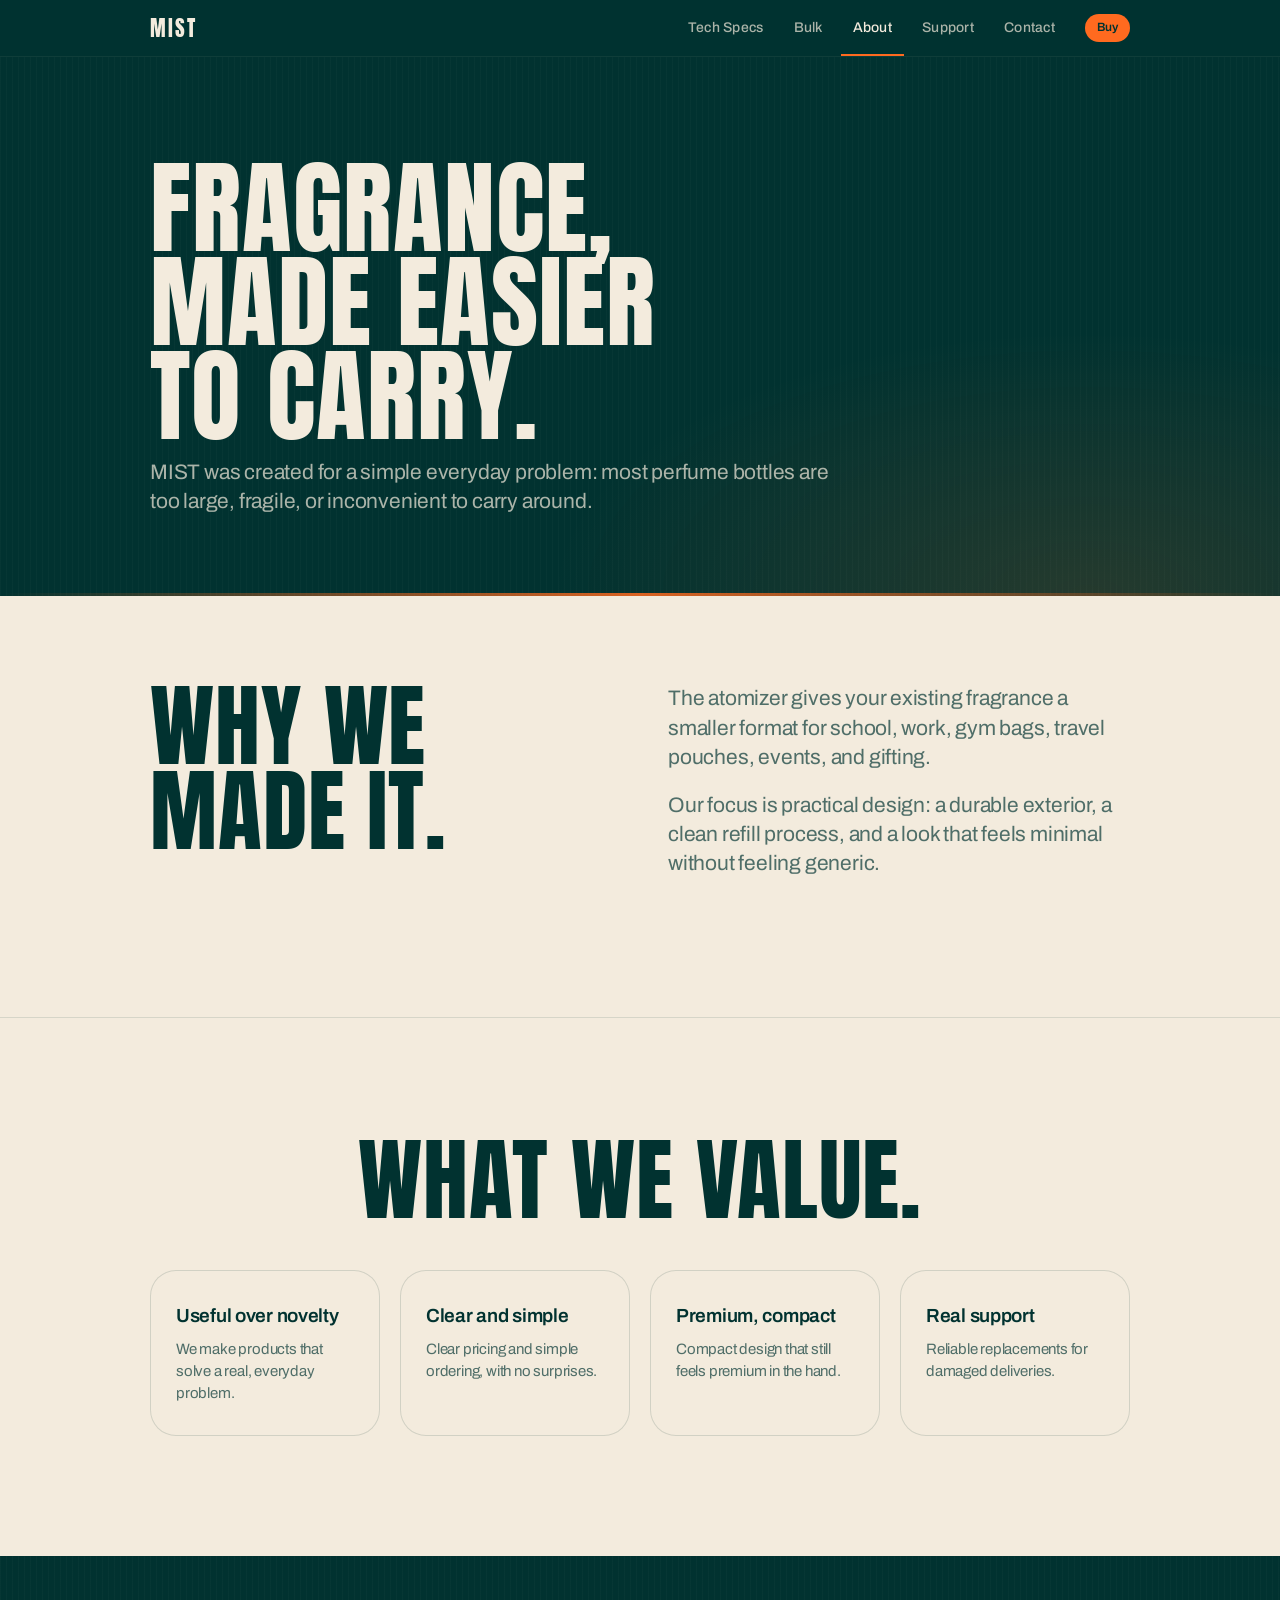
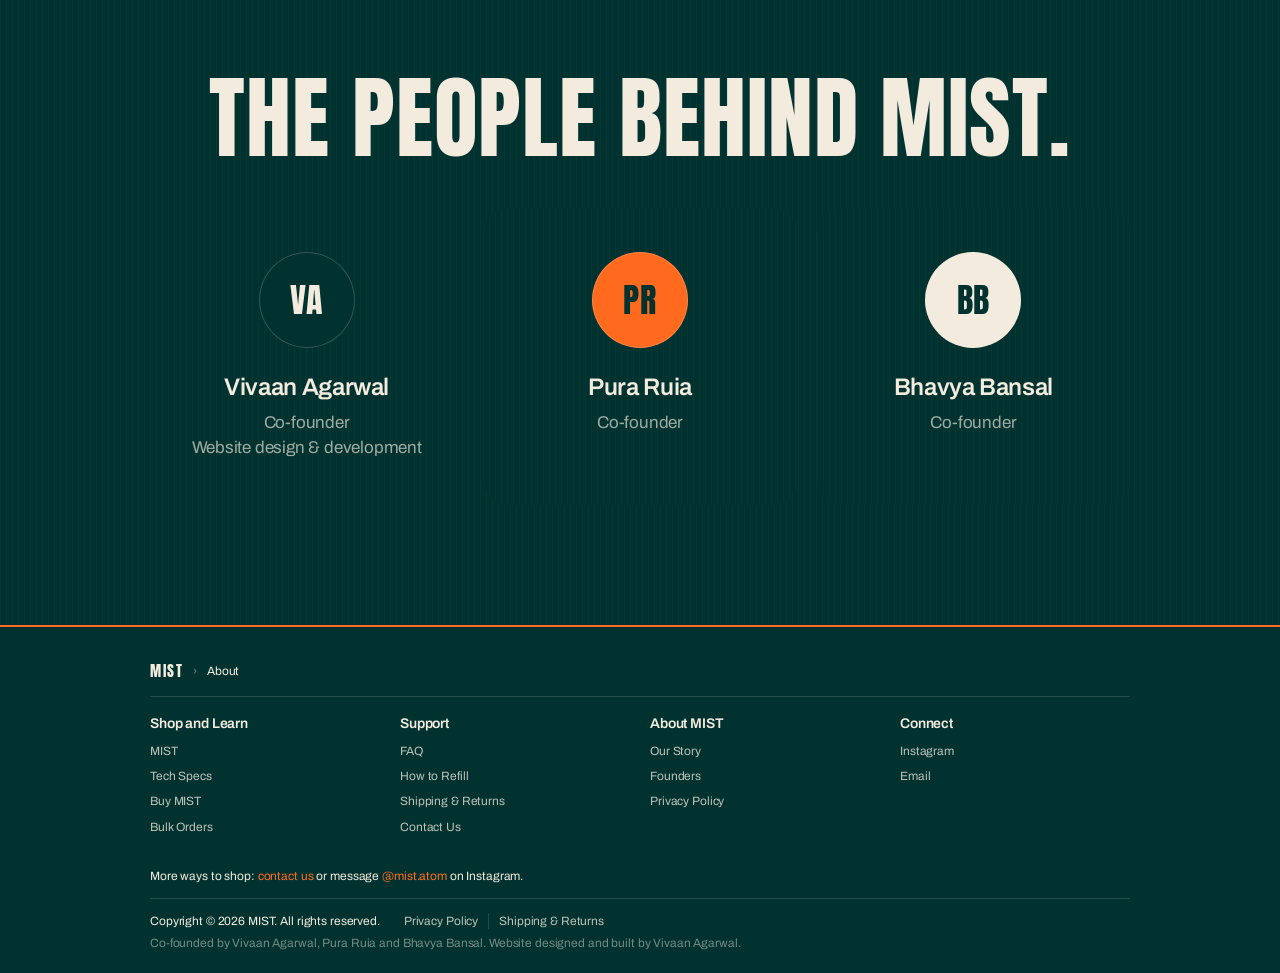
<file: pages/about.html>
<!DOCTYPE html>
<html lang="en-IN">
<head>
    <meta charset="UTF-8">
    <meta name="viewport" content="width=device-width, initial-scale=1.0">
    <title>About — MIST</title>
    <meta name="description" content="The story behind MIST and the founders who made it: Vivaan Agarwal, Pura Ruia and Bhavya Bansal.">
    <meta name="theme-color" content="#013230">
    <meta name="robots" content="index, follow">
    <meta property="og:type" content="website">
    <meta property="og:site_name" content="MIST">
    <meta property="og:locale" content="en_IN">
    <meta property="og:title" content="About — MIST">
    <meta property="og:description" content="The story behind MIST and the founders who made it: Vivaan Agarwal, Pura Ruia and Bhavya Bansal.">
    <meta name="twitter:card" content="summary">
    <meta name="twitter:title" content="About — MIST">
    <meta name="twitter:description" content="The story behind MIST and the founders who made it: Vivaan Agarwal, Pura Ruia and Bhavya Bansal.">
    <link rel="icon" href="data:image/svg+xml,%3Csvg xmlns='http://www.w3.org/2000/svg' viewBox='0 0 32 32'%3E%3Crect x='11' y='2' width='10' height='28' rx='5' fill='%23013230'/%3E%3Crect x='11' y='11' width='10' height='2' fill='%23FF6A1F'/%3E%3C/svg%3E">
    <link rel="preconnect" href="https://fonts.googleapis.com">
    <link rel="preconnect" href="https://fonts.gstatic.com" crossorigin>
    <link href="https://fonts.googleapis.com/css2?family=Anton&family=Archivo:wght@400;500;600;700&display=swap" rel="stylesheet">
    <link rel="stylesheet" href="../style.css">
</head>
<body>
<a class="skip-link" href="#main">Skip to content</a>
<header class="globalnav">
    <div class="globalnav-inner">
        <a href="../index.html" class="brand-logo" aria-label="MIST home">MIST</a>
        <ul class="globalnav-links" id="globalnav-links">
            <li><a href="specs.html">Tech Specs</a></li>
            <li><a href="bulk.html">Bulk</a></li>
            <li><a href="about.html">About</a></li>
            <li><a href="faq.html">Support</a></li>
            <li><a href="contact.html">Contact</a></li>
        </ul>
        <a href="shop.html" class="btn btn-small nav-buy">Buy</a>
        <button class="globalnav-menu" type="button" aria-expanded="false" aria-controls="globalnav-links" aria-label="Menu">
            <span></span><span></span>
        </button>
    </div>
</header>

<main id="main">
    <section class="page-hero">
        <div class="container reveal">
            <h1>Fragrance, made easier to&nbsp;carry.</h1>
            <p class="page-intro">MIST was created for a simple everyday problem: most perfume bottles are too large, fragile, or inconvenient to carry around.</p>
        </div>
    </section>
    <section class="section">
        <div class="container story-grid">
            <div class="reveal">
                <h2>Why we made it.</h2>
            </div>
            <div class="story-copy reveal">
                <p>The atomizer gives your existing fragrance a smaller format for school, work, gym bags, travel pouches, events, and gifting.</p>
                <p>Our focus is practical design: a durable exterior, a clean refill process, and a look that feels minimal without feeling generic.</p>
            </div>
        </div>
    </section>

    <section class="section section-gray">
        <div class="container">
            <div class="section-header centered reveal"><h2>What we value.</h2></div>
            <div class="tile-grid">
                <article class="tile reveal"><h3>Useful over novelty</h3><p>We make products that solve a real, everyday problem.</p></article>
                <article class="tile reveal"><h3>Clear and simple</h3><p>Clear pricing and simple ordering, with no surprises.</p></article>
                <article class="tile reveal"><h3>Premium, compact</h3><p>Compact design that still feels premium in the hand.</p></article>
                <article class="tile reveal"><h3>Real support</h3><p>Reliable replacements for damaged deliveries.</p></article>
            </div>
        </div>
    </section>

    <section class="section section-dark" id="founders">
        <div class="container">
            <div class="section-header centered reveal">
                <h2>The people behind MIST.</h2>
            </div>
            <div class="founders">
                <article class="founder reveal">
                    <div class="avatar" aria-hidden="true">VA</div>
                    <h3>Vivaan Agarwal</h3>
                    <p>Co-founder<br>Website design &amp; development</p>
                </article>
                <article class="founder reveal">
                    <div class="avatar" aria-hidden="true">PR</div>
                    <h3>Pura Ruia</h3>
                    <p>Co-founder</p>
                </article>
                <article class="founder reveal">
                    <div class="avatar" aria-hidden="true">BB</div>
                    <h3>Bhavya Bansal</h3>
                    <p>Co-founder</p>
                </article>
            </div>
        </div>
    </section>
</main>
<footer class="footer">
    <div class="footer-inner">
        
        <nav class="breadcrumbs" aria-label="Breadcrumb">
            <a href="../index.html" class="brand-logo small">MIST</a><span aria-hidden="true">›</span><span>About</span>
        </nav>
        <div class="directory">
            <div>
                <h3>Shop and Learn</h3>
                <a href="../index.html">MIST</a>
                <a href="specs.html">Tech Specs</a>
                <a href="shop.html">Buy MIST</a>
                <a href="bulk.html">Bulk Orders</a>
            </div>
            <div>
                <h3>Support</h3>
                <a href="faq.html">FAQ</a>
                <a href="faq.html#refill">How to Refill</a>
                <a href="shipping.html">Shipping &amp; Returns</a>
                <a href="contact.html">Contact Us</a>
            </div>
            <div>
                <h3>About MIST</h3>
                <a href="about.html">Our Story</a>
                <a href="about.html#founders">Founders</a>
                <a href="privacy.html">Privacy Policy</a>
            </div>
            <div>
                <h3>Connect</h3>
                <a href="https://instagram.com/mist.atom" target="_blank" rel="noopener">Instagram</a>
                <a href="mailto:mist2k26@gmail.com">Email</a>
            </div>
        </div>
        <p class="footer-shop">More ways to shop: <a href="contact.html">contact us</a> or message <a href="https://instagram.com/mist.atom" target="_blank" rel="noopener">@mist.atom</a> on Instagram.</p>
        <div class="footer-legal">
            <p>Copyright &copy; 2026 MIST. All rights reserved.</p>
            <p class="credits">Co-founded by Vivaan Agarwal, Pura Ruia and Bhavya Bansal. Website designed and built by Vivaan Agarwal.</p>
            <div class="legal-links">
                <a href="privacy.html">Privacy Policy</a>
                <a href="shipping.html">Shipping &amp; Returns</a>
            </div>
        </div>
    </div>
</footer>
<div class="buybar" data-buybar="default" aria-hidden="true">
    <div class="buybar-inner">
        <div class="buybar-info"><strong>MIST</strong><span>₹99 · Black or Silver</span></div>
        <a href="shop.html" class="btn btn-primary btn-compact" tabindex="-1">Buy</a>
    </div>
</div>
<script src="../script.js"></script>
</body>
</html>
</file>
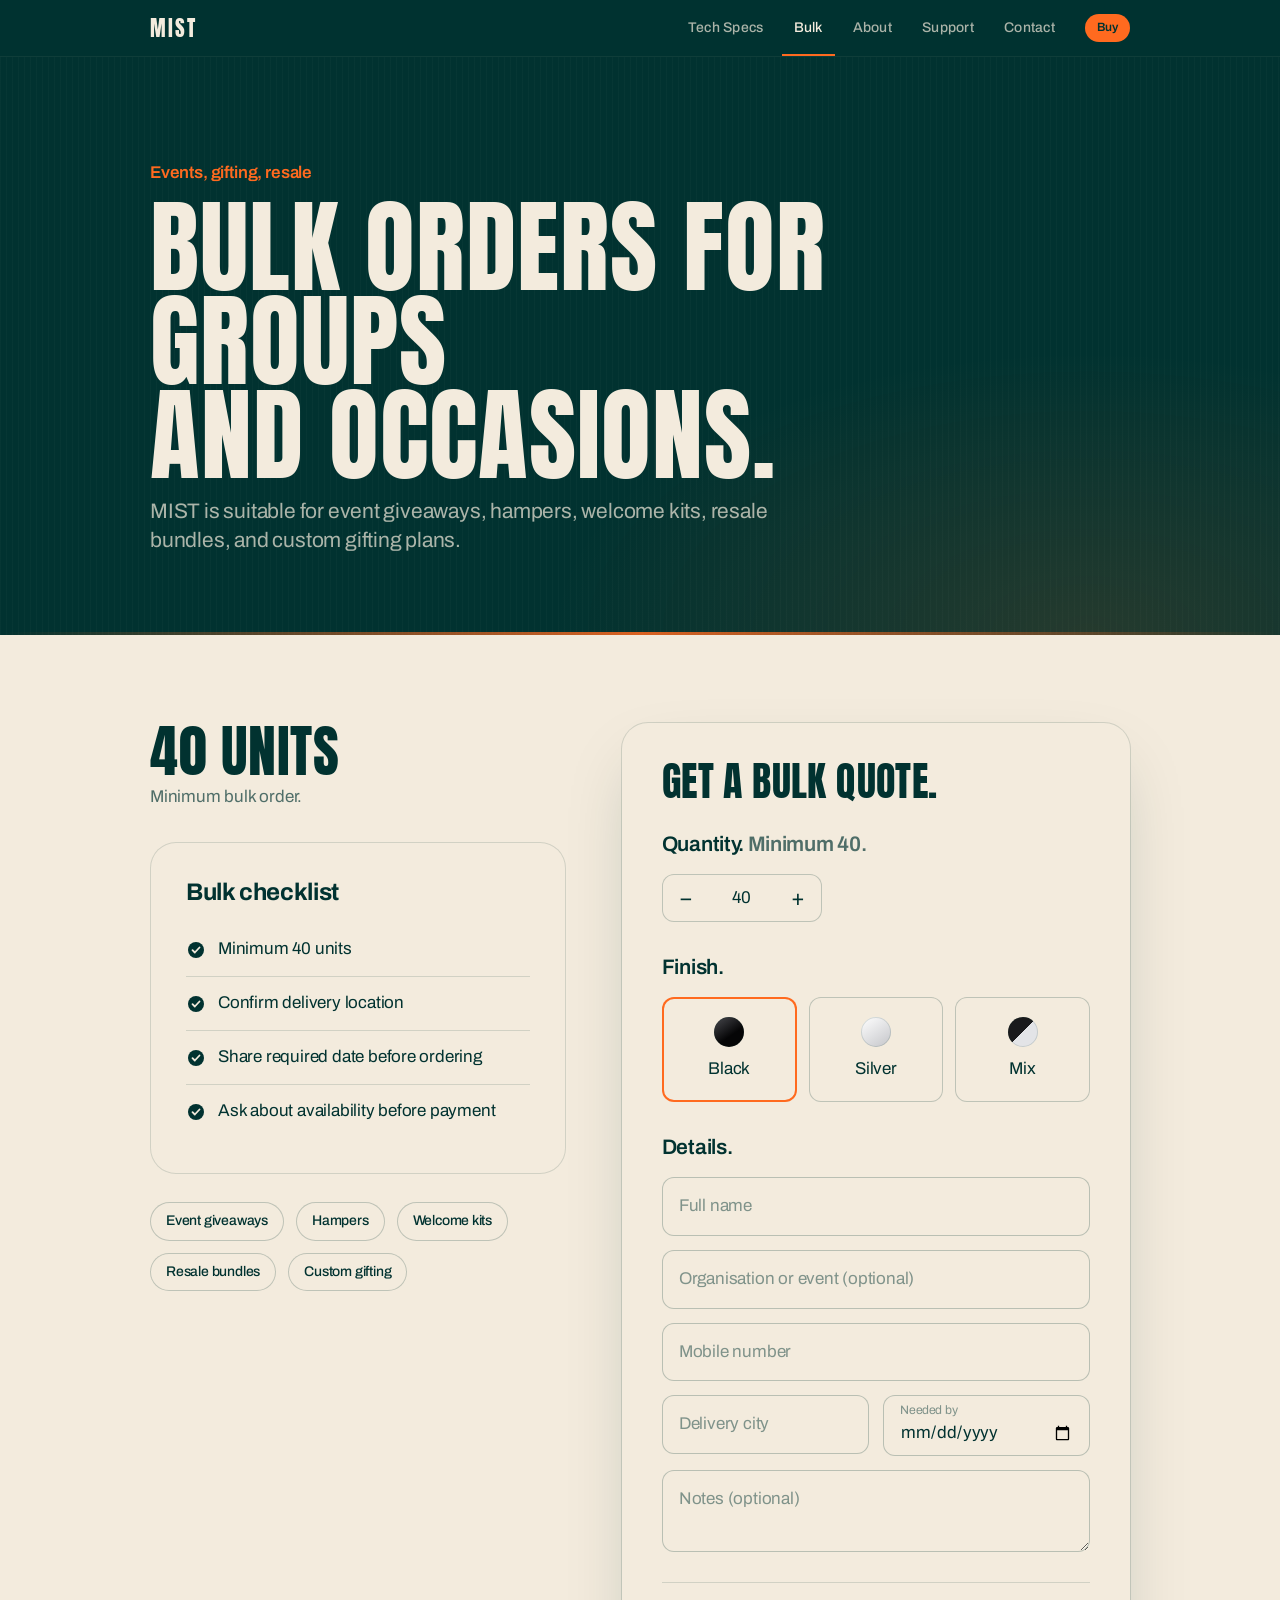
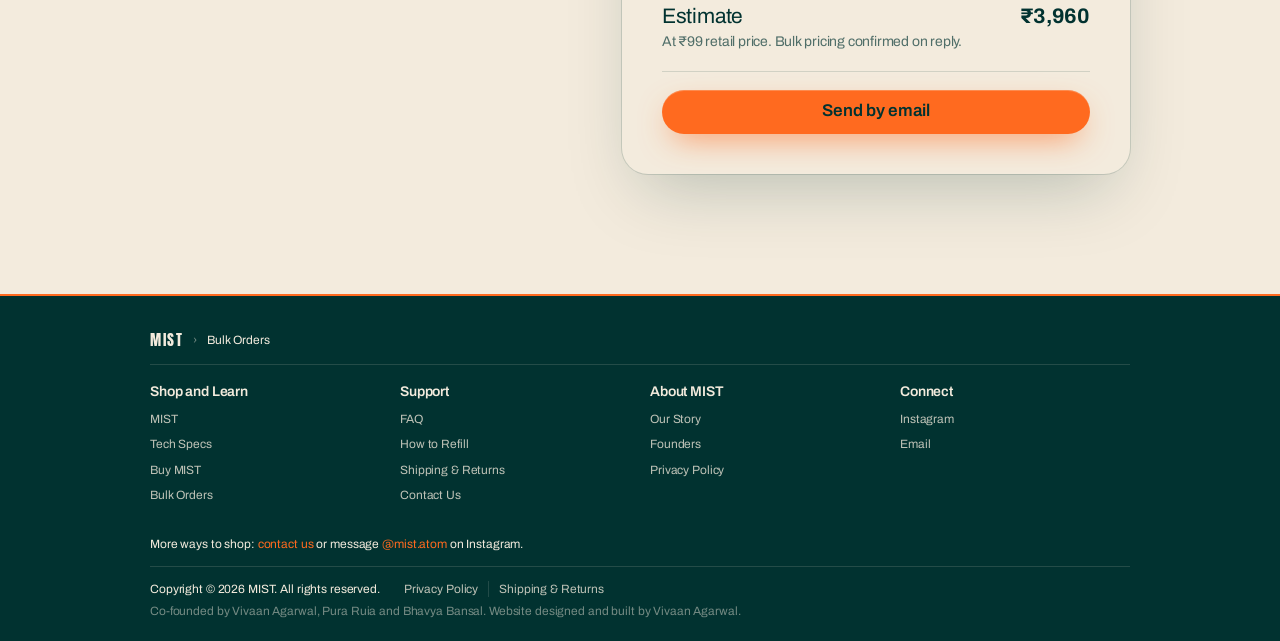
<file: pages/bulk.html>
<!DOCTYPE html>
<html lang="en-IN">
<head>
    <meta charset="UTF-8">
    <meta name="viewport" content="width=device-width, initial-scale=1.0">
    <title>Bulk Orders — MIST</title>
    <meta name="description" content="Order MIST refillable atomizers in bulk for events, hampers, welcome kits and resale. Minimum 40 units.">
    <meta name="theme-color" content="#013230">
    <meta name="robots" content="index, follow">
    <meta property="og:type" content="website">
    <meta property="og:site_name" content="MIST">
    <meta property="og:locale" content="en_IN">
    <meta property="og:title" content="Bulk Orders — MIST">
    <meta property="og:description" content="Order MIST refillable atomizers in bulk for events, hampers, welcome kits and resale. Minimum 40 units.">
    <meta name="twitter:card" content="summary">
    <meta name="twitter:title" content="Bulk Orders — MIST">
    <meta name="twitter:description" content="Order MIST refillable atomizers in bulk for events, hampers, welcome kits and resale. Minimum 40 units.">
    <link rel="icon" href="data:image/svg+xml,%3Csvg xmlns='http://www.w3.org/2000/svg' viewBox='0 0 32 32'%3E%3Crect x='11' y='2' width='10' height='28' rx='5' fill='%23013230'/%3E%3Crect x='11' y='11' width='10' height='2' fill='%23FF6A1F'/%3E%3C/svg%3E">
    <link rel="preconnect" href="https://fonts.googleapis.com">
    <link rel="preconnect" href="https://fonts.gstatic.com" crossorigin>
    <link href="https://fonts.googleapis.com/css2?family=Anton&family=Archivo:wght@400;500;600;700&display=swap" rel="stylesheet">
    <link rel="stylesheet" href="../style.css">
</head>
<body>
<a class="skip-link" href="#main">Skip to content</a>
<header class="globalnav">
    <div class="globalnav-inner">
        <a href="../index.html" class="brand-logo" aria-label="MIST home">MIST</a>
        <ul class="globalnav-links" id="globalnav-links">
            <li><a href="specs.html">Tech Specs</a></li>
            <li><a href="bulk.html">Bulk</a></li>
            <li><a href="about.html">About</a></li>
            <li><a href="faq.html">Support</a></li>
            <li><a href="contact.html">Contact</a></li>
        </ul>
        <a href="shop.html" class="btn btn-small nav-buy">Buy</a>
        <button class="globalnav-menu" type="button" aria-expanded="false" aria-controls="globalnav-links" aria-label="Menu">
            <span></span><span></span>
        </button>
    </div>
</header>

<main id="main">
    <section class="page-hero">
        <div class="container reveal">
            <p class="eyebrow">Events, gifting, resale</p>
            <h1>Bulk orders for groups and&nbsp;occasions.</h1>
            <p class="page-intro">MIST is suitable for event giveaways, hampers, welcome kits, resale bundles, and custom gifting plans.</p>
        </div>
    </section>
    <section class="section bulk-section">
        <div class="container bulk-grid">
            <div class="bulk-info reveal">
                <p class="spec-big">40 units</p>
                <p class="muted">Minimum bulk order.</p>
                <div class="card">
                    <h2>Bulk checklist</h2>
                    <ul class="check-list">
                        <li>Minimum 40 units</li>
                        <li>Confirm delivery location</li>
                        <li>Share required date before ordering</li>
                        <li>Ask about availability before payment</li>
                    </ul>
                </div>
                <div class="uses uses-left"><span>Event giveaways</span><span>Hampers</span><span>Welcome kits</span><span>Resale bundles</span><span>Custom gifting</span></div>
            </div>

            <form class="order-form bulk-form reveal" id="bulkForm" data-order-form="bulk" novalidate>
                <h2>Get a bulk quote.</h2>
                <fieldset>
                    <legend>Quantity. <span>Minimum 40.</span></legend>
                    <div class="qty">
                        <button type="button" data-qty="-10" aria-label="Decrease by 10">−</button>
                        <input type="number" name="qty" value="40" min="40" max="100000" step="1" inputmode="numeric" aria-label="Quantity">
                        <button type="button" data-qty="10" aria-label="Increase by 10">+</button>
                    </div>
                </fieldset>
                <fieldset>
                    <legend>Finish.</legend>
                    <div class="option-grid three">
                        <label class="option"><input type="radio" name="finish" value="Black" checked><span class="option-swatch swatch-black"></span><span>Black</span></label>
                        <label class="option"><input type="radio" name="finish" value="Silver"><span class="option-swatch swatch-silver"></span><span>Silver</span></label>
                        <label class="option"><input type="radio" name="finish" value="Mix of black and silver"><span class="option-swatch swatch-mix"></span><span>Mix</span></label>
                    </div>
                </fieldset>
                <fieldset>
                    <legend>Details.</legend>
                    <div class="fields">
                        <div class="field">
                            <input type="text" id="b-name" name="name" autocomplete="name" placeholder=" " required>
                            <label for="b-name">Full name</label>
                            <p class="field-error">Enter your name.</p>
                        </div>
                        <div class="field">
                            <input type="text" id="b-org" name="org" autocomplete="organization" placeholder=" ">
                            <label for="b-org">Organisation or event (optional)</label>
                        </div>
                        <div class="field">
                            <input type="tel" id="b-phone" name="phone" autocomplete="tel" inputmode="tel" placeholder=" " required data-validate="phone">
                            <label for="b-phone">Mobile number</label>
                            <p class="field-error">Enter a 10-digit Indian mobile number.</p>
                        </div>
                        <div class="field-row">
                            <div class="field">
                                <input type="text" id="b-city" name="city" autocomplete="address-level2" placeholder=" " required>
                                <label for="b-city">Delivery city</label>
                                <p class="field-error">Enter your delivery city.</p>
                            </div>
                            <div class="field">
                                <input type="date" id="b-date" name="date" required data-validate="future-date">
                                <label for="b-date" class="label-fixed">Needed by</label>
                                <p class="field-error">Choose a date from today onwards.</p>
                            </div>
                        </div>
                        <div class="field">
                            <textarea id="b-notes" name="notes" rows="2" placeholder=" "></textarea>
                            <label for="b-notes">Notes (optional)</label>
                        </div>
                    </div>
                </fieldset>
                <div class="order-summary">
                    <div><span>Estimate</span><small>At ₹99 retail price. Bulk pricing confirmed on reply.</small></div>
                    <strong data-order-total>₹3,960</strong>
                </div>
                <div class="order-actions">
                    <button type="submit" class="btn btn-whatsapp btn-block" data-channel="whatsapp" data-needs-whatsapp>Send on WhatsApp</button>
                    <button type="submit" class="btn btn-primary btn-block" data-channel="email">Send by email</button>
                </div>
                <div class="order-sent" role="status" aria-live="polite" hidden>
                    <h3>Almost done.</h3>
                    <p>Your enquiry is ready in <span data-sent-channel>your email app</span>. Press send and we'll reply with pricing and availability.</p>
                    <p class="order-sent-actions">
                        <button type="button" class="link-button" data-copy-message>Copy enquiry</button>
                        <span data-copy-status></span>
                    </p>
                </div>
            </form>
        </div>
    </section>
</main>
<footer class="footer">
    <div class="footer-inner">
        
        <nav class="breadcrumbs" aria-label="Breadcrumb">
            <a href="../index.html" class="brand-logo small">MIST</a><span aria-hidden="true">›</span><span>Bulk Orders</span>
        </nav>
        <div class="directory">
            <div>
                <h3>Shop and Learn</h3>
                <a href="../index.html">MIST</a>
                <a href="specs.html">Tech Specs</a>
                <a href="shop.html">Buy MIST</a>
                <a href="bulk.html">Bulk Orders</a>
            </div>
            <div>
                <h3>Support</h3>
                <a href="faq.html">FAQ</a>
                <a href="faq.html#refill">How to Refill</a>
                <a href="shipping.html">Shipping &amp; Returns</a>
                <a href="contact.html">Contact Us</a>
            </div>
            <div>
                <h3>About MIST</h3>
                <a href="about.html">Our Story</a>
                <a href="about.html#founders">Founders</a>
                <a href="privacy.html">Privacy Policy</a>
            </div>
            <div>
                <h3>Connect</h3>
                <a href="https://instagram.com/mist.atom" target="_blank" rel="noopener">Instagram</a>
                <a href="mailto:mist2k26@gmail.com">Email</a>
            </div>
        </div>
        <p class="footer-shop">More ways to shop: <a href="contact.html">contact us</a> or message <a href="https://instagram.com/mist.atom" target="_blank" rel="noopener">@mist.atom</a> on Instagram.</p>
        <div class="footer-legal">
            <p>Copyright &copy; 2026 MIST. All rights reserved.</p>
            <p class="credits">Co-founded by Vivaan Agarwal, Pura Ruia and Bhavya Bansal. Website designed and built by Vivaan Agarwal.</p>
            <div class="legal-links">
                <a href="privacy.html">Privacy Policy</a>
                <a href="shipping.html">Shipping &amp; Returns</a>
            </div>
        </div>
    </div>
</footer>

<script src="../script.js"></script>
</body>
</html>
</file>
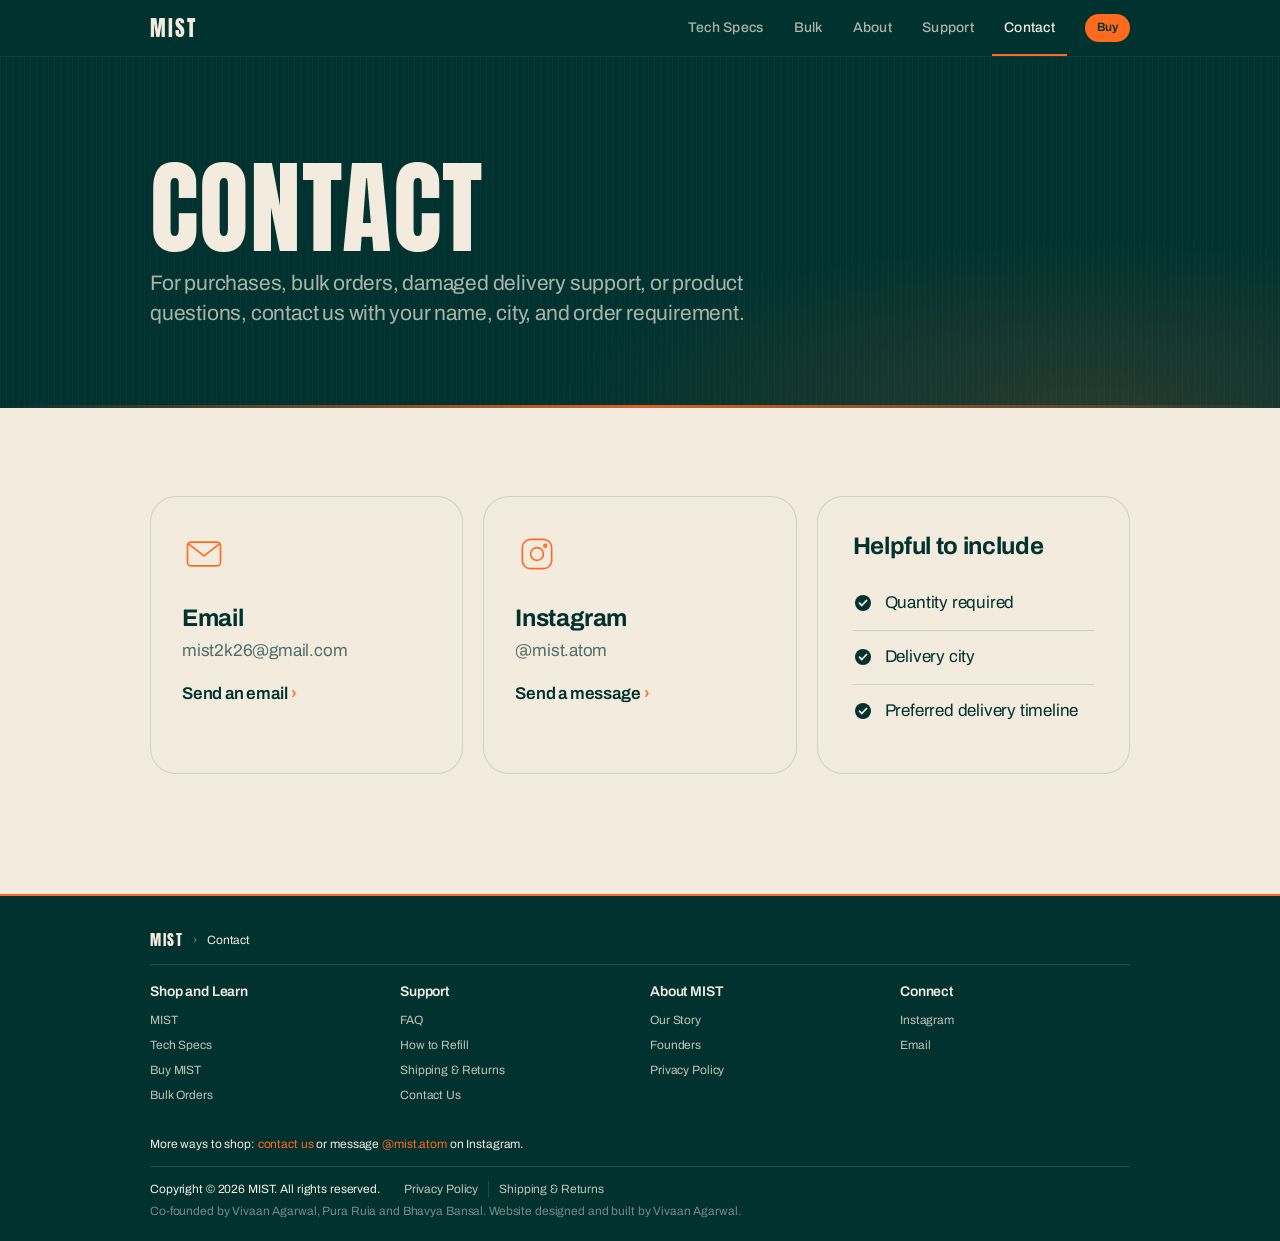
<file: pages/contact.html>
<!DOCTYPE html>
<html lang="en-IN">
<head>
    <meta charset="UTF-8">
    <meta name="viewport" content="width=device-width, initial-scale=1.0">
    <title>Contact — MIST</title>
    <meta name="description" content="Contact MIST by email or Instagram for orders, bulk enquiries and support.">
    <meta name="theme-color" content="#013230">
    <meta name="robots" content="index, follow">
    <meta property="og:type" content="website">
    <meta property="og:site_name" content="MIST">
    <meta property="og:locale" content="en_IN">
    <meta property="og:title" content="Contact — MIST">
    <meta property="og:description" content="Contact MIST by email or Instagram for orders, bulk enquiries and support.">
    <meta name="twitter:card" content="summary">
    <meta name="twitter:title" content="Contact — MIST">
    <meta name="twitter:description" content="Contact MIST by email or Instagram for orders, bulk enquiries and support.">
    <link rel="icon" href="data:image/svg+xml,%3Csvg xmlns='http://www.w3.org/2000/svg' viewBox='0 0 32 32'%3E%3Crect x='11' y='2' width='10' height='28' rx='5' fill='%23013230'/%3E%3Crect x='11' y='11' width='10' height='2' fill='%23FF6A1F'/%3E%3C/svg%3E">
    <link rel="preconnect" href="https://fonts.googleapis.com">
    <link rel="preconnect" href="https://fonts.gstatic.com" crossorigin>
    <link href="https://fonts.googleapis.com/css2?family=Anton&family=Archivo:wght@400;500;600;700&display=swap" rel="stylesheet">
    <link rel="stylesheet" href="../style.css">
</head>
<body>
<a class="skip-link" href="#main">Skip to content</a>
<header class="globalnav">
    <div class="globalnav-inner">
        <a href="../index.html" class="brand-logo" aria-label="MIST home">MIST</a>
        <ul class="globalnav-links" id="globalnav-links">
            <li><a href="specs.html">Tech Specs</a></li>
            <li><a href="bulk.html">Bulk</a></li>
            <li><a href="about.html">About</a></li>
            <li><a href="faq.html">Support</a></li>
            <li><a href="contact.html">Contact</a></li>
        </ul>
        <a href="shop.html" class="btn btn-small nav-buy">Buy</a>
        <button class="globalnav-menu" type="button" aria-expanded="false" aria-controls="globalnav-links" aria-label="Menu">
            <span></span><span></span>
        </button>
    </div>
</header>

<main id="main">
    <section class="page-hero">
        <div class="container reveal">
            <h1>Contact</h1>
            <p class="page-intro">For purchases, bulk orders, damaged delivery support, or product questions, contact us with your name, city, and order requirement.</p>
        </div>
    </section>
    <section class="section">
        <div class="container contact-grid">
            <a class="contact-card reveal" href="mailto:mist2k26@gmail.com">
                <div class="tile-icon"><svg viewBox="0 0 48 48" aria-hidden="true"><rect x="6" y="11" width="36" height="26" rx="4"/><path d="M7 13l17 13 17-13"/></svg></div>
                <h2>Email</h2>
                <p>mist2k26@gmail.com</p>
                <span class="link-more">Send an email</span>
            </a>
            <a class="contact-card reveal" href="https://instagram.com/mist.atom" target="_blank" rel="noopener">
                <div class="tile-icon"><svg viewBox="0 0 48 48" aria-hidden="true"><rect x="8" y="8" width="32" height="32" rx="9"/><circle cx="24" cy="24" r="7"/><circle cx="33" cy="15" r="1.5"/></svg></div>
                <h2>Instagram</h2>
                <p>@mist.atom</p>
                <span class="link-more">Send a message</span>
            </a>
            <div class="card reveal">
                <h2>Helpful to include</h2>
                <ul class="check-list">
                    <li>Quantity required</li>
                    <li>Delivery city</li>
                    <li>Preferred delivery timeline</li>
                </ul>
            </div>
        </div>
    </section>
</main>
<footer class="footer">
    <div class="footer-inner">
        
        <nav class="breadcrumbs" aria-label="Breadcrumb">
            <a href="../index.html" class="brand-logo small">MIST</a><span aria-hidden="true">›</span><span>Contact</span>
        </nav>
        <div class="directory">
            <div>
                <h3>Shop and Learn</h3>
                <a href="../index.html">MIST</a>
                <a href="specs.html">Tech Specs</a>
                <a href="shop.html">Buy MIST</a>
                <a href="bulk.html">Bulk Orders</a>
            </div>
            <div>
                <h3>Support</h3>
                <a href="faq.html">FAQ</a>
                <a href="faq.html#refill">How to Refill</a>
                <a href="shipping.html">Shipping &amp; Returns</a>
                <a href="contact.html">Contact Us</a>
            </div>
            <div>
                <h3>About MIST</h3>
                <a href="about.html">Our Story</a>
                <a href="about.html#founders">Founders</a>
                <a href="privacy.html">Privacy Policy</a>
            </div>
            <div>
                <h3>Connect</h3>
                <a href="https://instagram.com/mist.atom" target="_blank" rel="noopener">Instagram</a>
                <a href="mailto:mist2k26@gmail.com">Email</a>
            </div>
        </div>
        <p class="footer-shop">More ways to shop: <a href="contact.html">contact us</a> or message <a href="https://instagram.com/mist.atom" target="_blank" rel="noopener">@mist.atom</a> on Instagram.</p>
        <div class="footer-legal">
            <p>Copyright &copy; 2026 MIST. All rights reserved.</p>
            <p class="credits">Co-founded by Vivaan Agarwal, Pura Ruia and Bhavya Bansal. Website designed and built by Vivaan Agarwal.</p>
            <div class="legal-links">
                <a href="privacy.html">Privacy Policy</a>
                <a href="shipping.html">Shipping &amp; Returns</a>
            </div>
        </div>
    </div>
</footer>
<div class="buybar" data-buybar="default" aria-hidden="true">
    <div class="buybar-inner">
        <div class="buybar-info"><strong>MIST</strong><span>₹99 · Black or Silver</span></div>
        <a href="shop.html" class="btn btn-primary btn-compact" tabindex="-1">Buy</a>
    </div>
</div>
<script src="../script.js"></script>
</body>
</html>
</file>
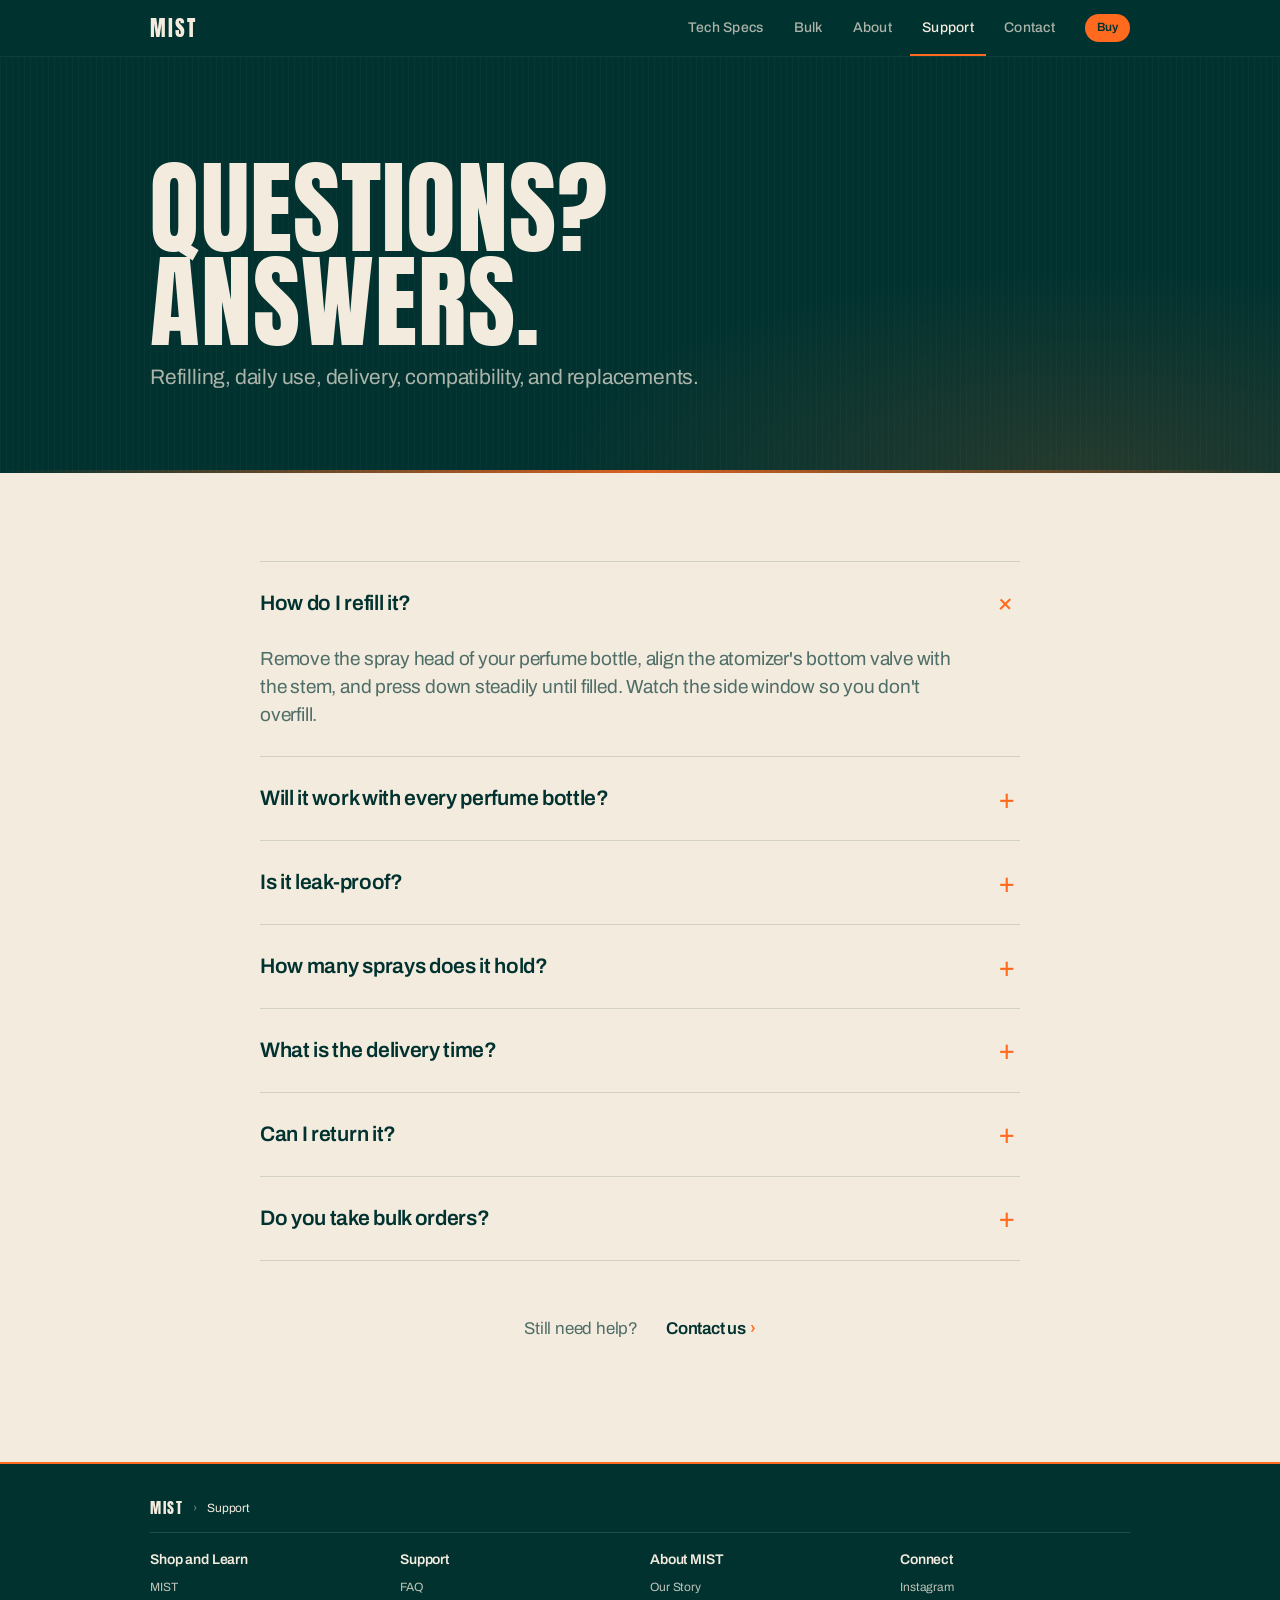
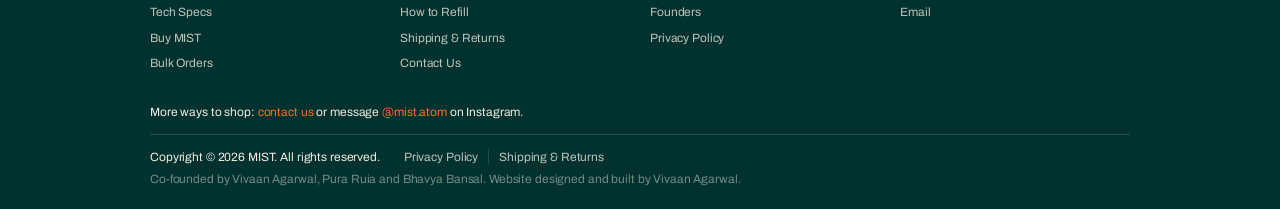
<file: pages/faq.html>
<!DOCTYPE html>
<html lang="en-IN">
<head>
    <meta charset="UTF-8">
    <meta name="viewport" content="width=device-width, initial-scale=1.0">
    <title>Support & FAQ — MIST</title>
    <meta name="description" content="Answers about refilling MIST, compatibility, leaks, sprays per fill, delivery and replacements.">
    <meta name="theme-color" content="#013230">
    <meta name="robots" content="index, follow">
    <meta property="og:type" content="website">
    <meta property="og:site_name" content="MIST">
    <meta property="og:locale" content="en_IN">
    <meta property="og:title" content="Support & FAQ — MIST">
    <meta property="og:description" content="Answers about refilling MIST, compatibility, leaks, sprays per fill, delivery and replacements.">
    <meta name="twitter:card" content="summary">
    <meta name="twitter:title" content="Support & FAQ — MIST">
    <meta name="twitter:description" content="Answers about refilling MIST, compatibility, leaks, sprays per fill, delivery and replacements.">
    <link rel="icon" href="data:image/svg+xml,%3Csvg xmlns='http://www.w3.org/2000/svg' viewBox='0 0 32 32'%3E%3Crect x='11' y='2' width='10' height='28' rx='5' fill='%23013230'/%3E%3Crect x='11' y='11' width='10' height='2' fill='%23FF6A1F'/%3E%3C/svg%3E">
    <link rel="preconnect" href="https://fonts.googleapis.com">
    <link rel="preconnect" href="https://fonts.gstatic.com" crossorigin>
    <link href="https://fonts.googleapis.com/css2?family=Anton&family=Archivo:wght@400;500;600;700&display=swap" rel="stylesheet">
    <link rel="stylesheet" href="../style.css">
    <script type="application/ld+json">
    {
      "@context": "https://schema.org",
      "@type": "FAQPage",
      "mainEntity": [
        {
          "@type": "Question",
          "name": "How do I refill it?",
          "acceptedAnswer": {
            "@type": "Answer",
            "text": "Remove the spray head of your perfume bottle, align the atomizer's bottom valve with the stem, and press down steadily until filled. Watch the side window so you don't overfill."
          }
        },
        {
          "@type": "Question",
          "name": "Will it work with every perfume bottle?",
          "acceptedAnswer": {
            "@type": "Answer",
            "text": "It works with most standard removable spray-stem perfume bottles. It may not work with sealed or unusual bottle designs."
          }
        },
        {
          "@type": "Question",
          "name": "Is it leak-proof?",
          "acceptedAnswer": {
            "@type": "Answer",
            "text": "It is designed to prevent leakage during normal use. Avoid overfilling and keep it away from heavy pressure inside bags."
          }
        },
        {
          "@type": "Question",
          "name": "How many sprays does it hold?",
          "acceptedAnswer": {
            "@type": "Answer",
            "text": "Approximately 30-35 sprays, depending on the fragrance and spray pressure."
          }
        },
        {
          "@type": "Question",
          "name": "What is the delivery time?",
          "acceptedAnswer": {
            "@type": "Answer",
            "text": "Delivery usually takes 5-7 working days after order confirmation."
          }
        },
        {
          "@type": "Question",
          "name": "Can I return it?",
          "acceptedAnswer": {
            "@type": "Answer",
            "text": "We don't offer refunds, but we replace any MIST that arrives damaged. Contact us with photo proof and your purchase confirmation."
          }
        },
        {
          "@type": "Question",
          "name": "Do you take bulk orders?",
          "acceptedAnswer": {
            "@type": "Answer",
            "text": "Yes. The minimum bulk order is 40 units. See the Bulk page or email us with quantity, city and timeline."
          }
        }
      ]
    }
    </script>
</head>
<body>
<a class="skip-link" href="#main">Skip to content</a>
<header class="globalnav">
    <div class="globalnav-inner">
        <a href="../index.html" class="brand-logo" aria-label="MIST home">MIST</a>
        <ul class="globalnav-links" id="globalnav-links">
            <li><a href="specs.html">Tech Specs</a></li>
            <li><a href="bulk.html">Bulk</a></li>
            <li><a href="about.html">About</a></li>
            <li><a href="faq.html">Support</a></li>
            <li><a href="contact.html">Contact</a></li>
        </ul>
        <a href="shop.html" class="btn btn-small nav-buy">Buy</a>
        <button class="globalnav-menu" type="button" aria-expanded="false" aria-controls="globalnav-links" aria-label="Menu">
            <span></span><span></span>
        </button>
    </div>
</header>

<main id="main">
    <section class="page-hero">
        <div class="container reveal">
            <h1>Questions? Answers.</h1>
            <p class="page-intro">Refilling, daily use, delivery, compatibility, and replacements.</p>
        </div>
    </section>
    <section class="section">
        <div class="container narrow">
            <div class="accordion">
                <details class="reveal" id="refill" open>
                    <summary>How do I refill it?</summary>
                    <p>Remove the spray head of your perfume bottle, align the atomizer's bottom valve with the stem, and press down steadily until filled. Watch the side window so you don't overfill.</p>
                </details>
                <details class="reveal" id="compat">
                    <summary>Will it work with every perfume bottle?</summary>
                    <p>It works with most standard removable spray-stem perfume bottles. It may not work with sealed or unusual bottle designs.</p>
                </details>
                <details class="reveal" id="leak">
                    <summary>Is it leak-proof?</summary>
                    <p>It is designed to prevent leakage during normal use. Avoid overfilling and keep it away from heavy pressure inside bags.</p>
                </details>
                <details class="reveal" id="sprays">
                    <summary>How many sprays does it hold?</summary>
                    <p>Approximately 30-35 sprays, depending on the fragrance and spray pressure.</p>
                </details>
                <details class="reveal" id="delivery">
                    <summary>What is the delivery time?</summary>
                    <p>Delivery usually takes 5-7 working days after order confirmation.</p>
                </details>
                <details class="reveal" id="returns">
                    <summary>Can I return it?</summary>
                    <p>We don't offer refunds, but we replace any MIST that arrives damaged. Contact us with photo proof and your purchase confirmation.</p>
                </details>
                <details class="reveal" id="bulk">
                    <summary>Do you take bulk orders?</summary>
                    <p>Yes. The minimum bulk order is 40 units. See the Bulk page or email us with quantity, city and timeline.</p>
                </details>
            </div>
            <div class="cta-inline reveal">
                <p class="muted">Still need help?</p>
                <a href="contact.html" class="link-more">Contact us</a>
            </div>
        </div>
    </section>
</main>
<footer class="footer">
    <div class="footer-inner">
        
        <nav class="breadcrumbs" aria-label="Breadcrumb">
            <a href="../index.html" class="brand-logo small">MIST</a><span aria-hidden="true">›</span><span>Support</span>
        </nav>
        <div class="directory">
            <div>
                <h3>Shop and Learn</h3>
                <a href="../index.html">MIST</a>
                <a href="specs.html">Tech Specs</a>
                <a href="shop.html">Buy MIST</a>
                <a href="bulk.html">Bulk Orders</a>
            </div>
            <div>
                <h3>Support</h3>
                <a href="faq.html">FAQ</a>
                <a href="faq.html#refill">How to Refill</a>
                <a href="shipping.html">Shipping &amp; Returns</a>
                <a href="contact.html">Contact Us</a>
            </div>
            <div>
                <h3>About MIST</h3>
                <a href="about.html">Our Story</a>
                <a href="about.html#founders">Founders</a>
                <a href="privacy.html">Privacy Policy</a>
            </div>
            <div>
                <h3>Connect</h3>
                <a href="https://instagram.com/mist.atom" target="_blank" rel="noopener">Instagram</a>
                <a href="mailto:mist2k26@gmail.com">Email</a>
            </div>
        </div>
        <p class="footer-shop">More ways to shop: <a href="contact.html">contact us</a> or message <a href="https://instagram.com/mist.atom" target="_blank" rel="noopener">@mist.atom</a> on Instagram.</p>
        <div class="footer-legal">
            <p>Copyright &copy; 2026 MIST. All rights reserved.</p>
            <p class="credits">Co-founded by Vivaan Agarwal, Pura Ruia and Bhavya Bansal. Website designed and built by Vivaan Agarwal.</p>
            <div class="legal-links">
                <a href="privacy.html">Privacy Policy</a>
                <a href="shipping.html">Shipping &amp; Returns</a>
            </div>
        </div>
    </div>
</footer>
<div class="buybar" data-buybar="default" aria-hidden="true">
    <div class="buybar-inner">
        <div class="buybar-info"><strong>MIST</strong><span>₹99 · Black or Silver</span></div>
        <a href="shop.html" class="btn btn-primary btn-compact" tabindex="-1">Buy</a>
    </div>
</div>
<script src="../script.js"></script>
</body>
</html>
</file>
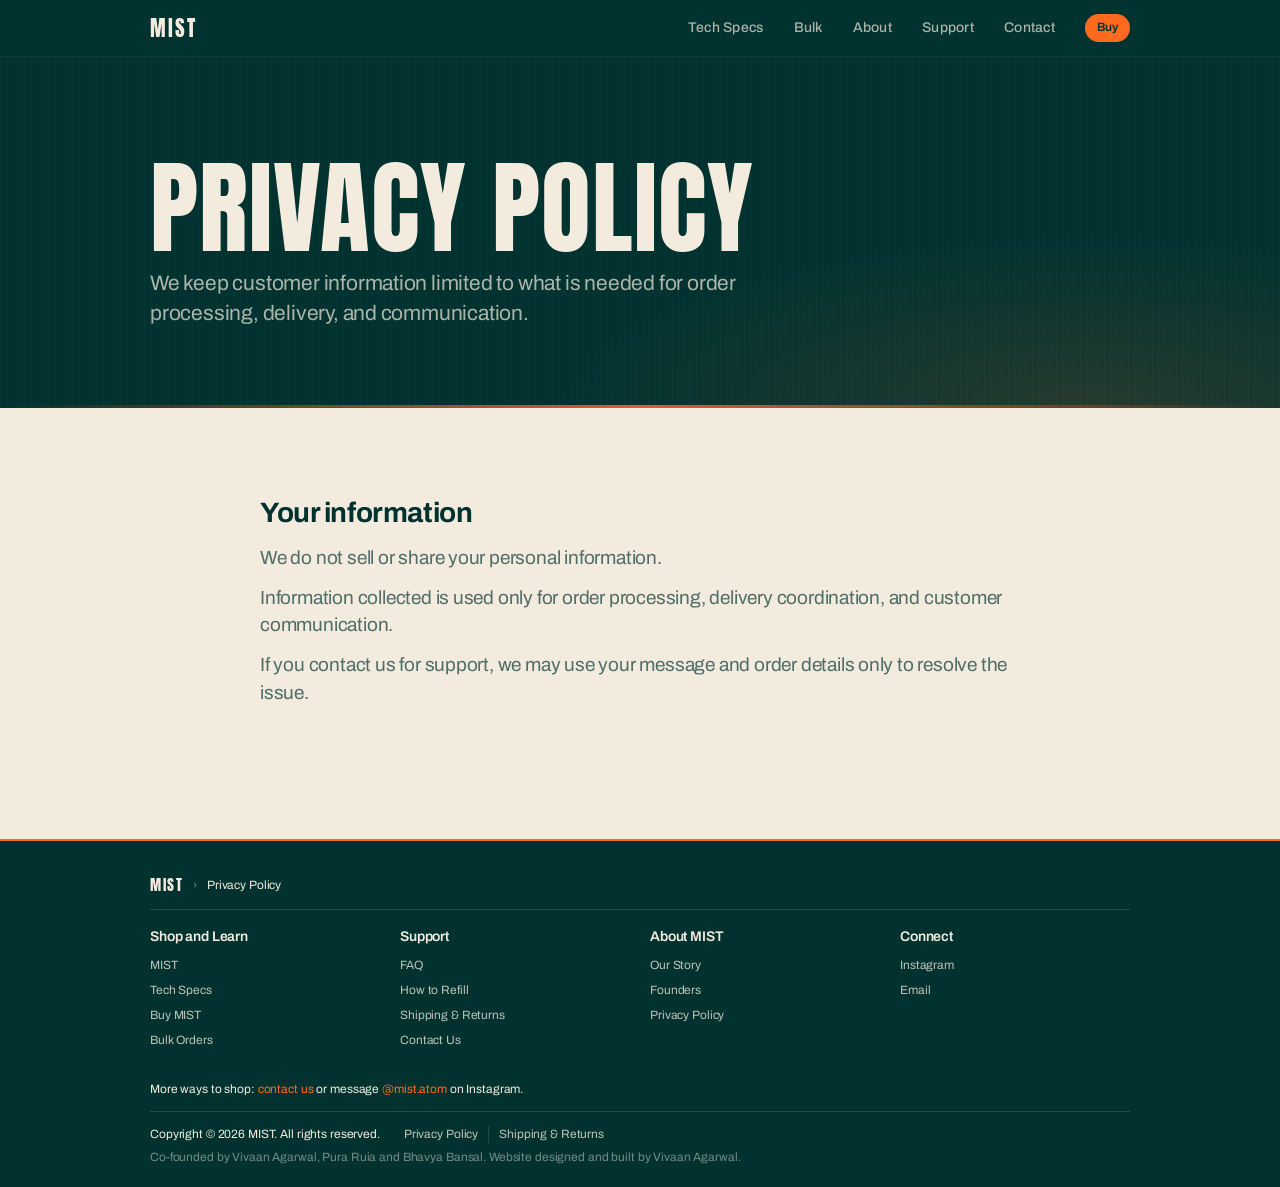
<file: pages/privacy.html>
<!DOCTYPE html>
<html lang="en-IN">
<head>
    <meta charset="UTF-8">
    <meta name="viewport" content="width=device-width, initial-scale=1.0">
    <title>Privacy Policy — MIST</title>
    <meta name="description" content="How MIST handles your personal information.">
    <meta name="theme-color" content="#013230">
    <meta name="robots" content="index, follow">
    <meta property="og:type" content="website">
    <meta property="og:site_name" content="MIST">
    <meta property="og:locale" content="en_IN">
    <meta property="og:title" content="Privacy Policy — MIST">
    <meta property="og:description" content="How MIST handles your personal information.">
    <meta name="twitter:card" content="summary">
    <meta name="twitter:title" content="Privacy Policy — MIST">
    <meta name="twitter:description" content="How MIST handles your personal information.">
    <link rel="icon" href="data:image/svg+xml,%3Csvg xmlns='http://www.w3.org/2000/svg' viewBox='0 0 32 32'%3E%3Crect x='11' y='2' width='10' height='28' rx='5' fill='%23013230'/%3E%3Crect x='11' y='11' width='10' height='2' fill='%23FF6A1F'/%3E%3C/svg%3E">
    <link rel="preconnect" href="https://fonts.googleapis.com">
    <link rel="preconnect" href="https://fonts.gstatic.com" crossorigin>
    <link href="https://fonts.googleapis.com/css2?family=Anton&family=Archivo:wght@400;500;600;700&display=swap" rel="stylesheet">
    <link rel="stylesheet" href="../style.css">
</head>
<body>
<a class="skip-link" href="#main">Skip to content</a>
<header class="globalnav">
    <div class="globalnav-inner">
        <a href="../index.html" class="brand-logo" aria-label="MIST home">MIST</a>
        <ul class="globalnav-links" id="globalnav-links">
            <li><a href="specs.html">Tech Specs</a></li>
            <li><a href="bulk.html">Bulk</a></li>
            <li><a href="about.html">About</a></li>
            <li><a href="faq.html">Support</a></li>
            <li><a href="contact.html">Contact</a></li>
        </ul>
        <a href="shop.html" class="btn btn-small nav-buy">Buy</a>
        <button class="globalnav-menu" type="button" aria-expanded="false" aria-controls="globalnav-links" aria-label="Menu">
            <span></span><span></span>
        </button>
    </div>
</header>

<main id="main">
    <section class="page-hero">
        <div class="container reveal">
            <h1>Privacy Policy</h1>
            <p class="page-intro">We keep customer information limited to what is needed for order processing, delivery, and communication.</p>
        </div>
    </section>
    <section class="section">
        <div class="container narrow legal">
            <div class="reveal">
                <h2>Your information</h2>
                <p>We do not sell or share your personal information.</p>
                <p>Information collected is used only for order processing, delivery coordination, and customer communication.</p>
                <p>If you contact us for support, we may use your message and order details only to resolve the issue.</p>
            </div>
        </div>
    </section>
</main>
<footer class="footer">
    <div class="footer-inner">
        
        <nav class="breadcrumbs" aria-label="Breadcrumb">
            <a href="../index.html" class="brand-logo small">MIST</a><span aria-hidden="true">›</span><span>Privacy Policy</span>
        </nav>
        <div class="directory">
            <div>
                <h3>Shop and Learn</h3>
                <a href="../index.html">MIST</a>
                <a href="specs.html">Tech Specs</a>
                <a href="shop.html">Buy MIST</a>
                <a href="bulk.html">Bulk Orders</a>
            </div>
            <div>
                <h3>Support</h3>
                <a href="faq.html">FAQ</a>
                <a href="faq.html#refill">How to Refill</a>
                <a href="shipping.html">Shipping &amp; Returns</a>
                <a href="contact.html">Contact Us</a>
            </div>
            <div>
                <h3>About MIST</h3>
                <a href="about.html">Our Story</a>
                <a href="about.html#founders">Founders</a>
                <a href="privacy.html">Privacy Policy</a>
            </div>
            <div>
                <h3>Connect</h3>
                <a href="https://instagram.com/mist.atom" target="_blank" rel="noopener">Instagram</a>
                <a href="mailto:mist2k26@gmail.com">Email</a>
            </div>
        </div>
        <p class="footer-shop">More ways to shop: <a href="contact.html">contact us</a> or message <a href="https://instagram.com/mist.atom" target="_blank" rel="noopener">@mist.atom</a> on Instagram.</p>
        <div class="footer-legal">
            <p>Copyright &copy; 2026 MIST. All rights reserved.</p>
            <p class="credits">Co-founded by Vivaan Agarwal, Pura Ruia and Bhavya Bansal. Website designed and built by Vivaan Agarwal.</p>
            <div class="legal-links">
                <a href="privacy.html">Privacy Policy</a>
                <a href="shipping.html">Shipping &amp; Returns</a>
            </div>
        </div>
    </div>
</footer>
<div class="buybar" data-buybar="default" aria-hidden="true">
    <div class="buybar-inner">
        <div class="buybar-info"><strong>MIST</strong><span>₹99 · Black or Silver</span></div>
        <a href="shop.html" class="btn btn-primary btn-compact" tabindex="-1">Buy</a>
    </div>
</div>
<script src="../script.js"></script>
</body>
</html>
</file>
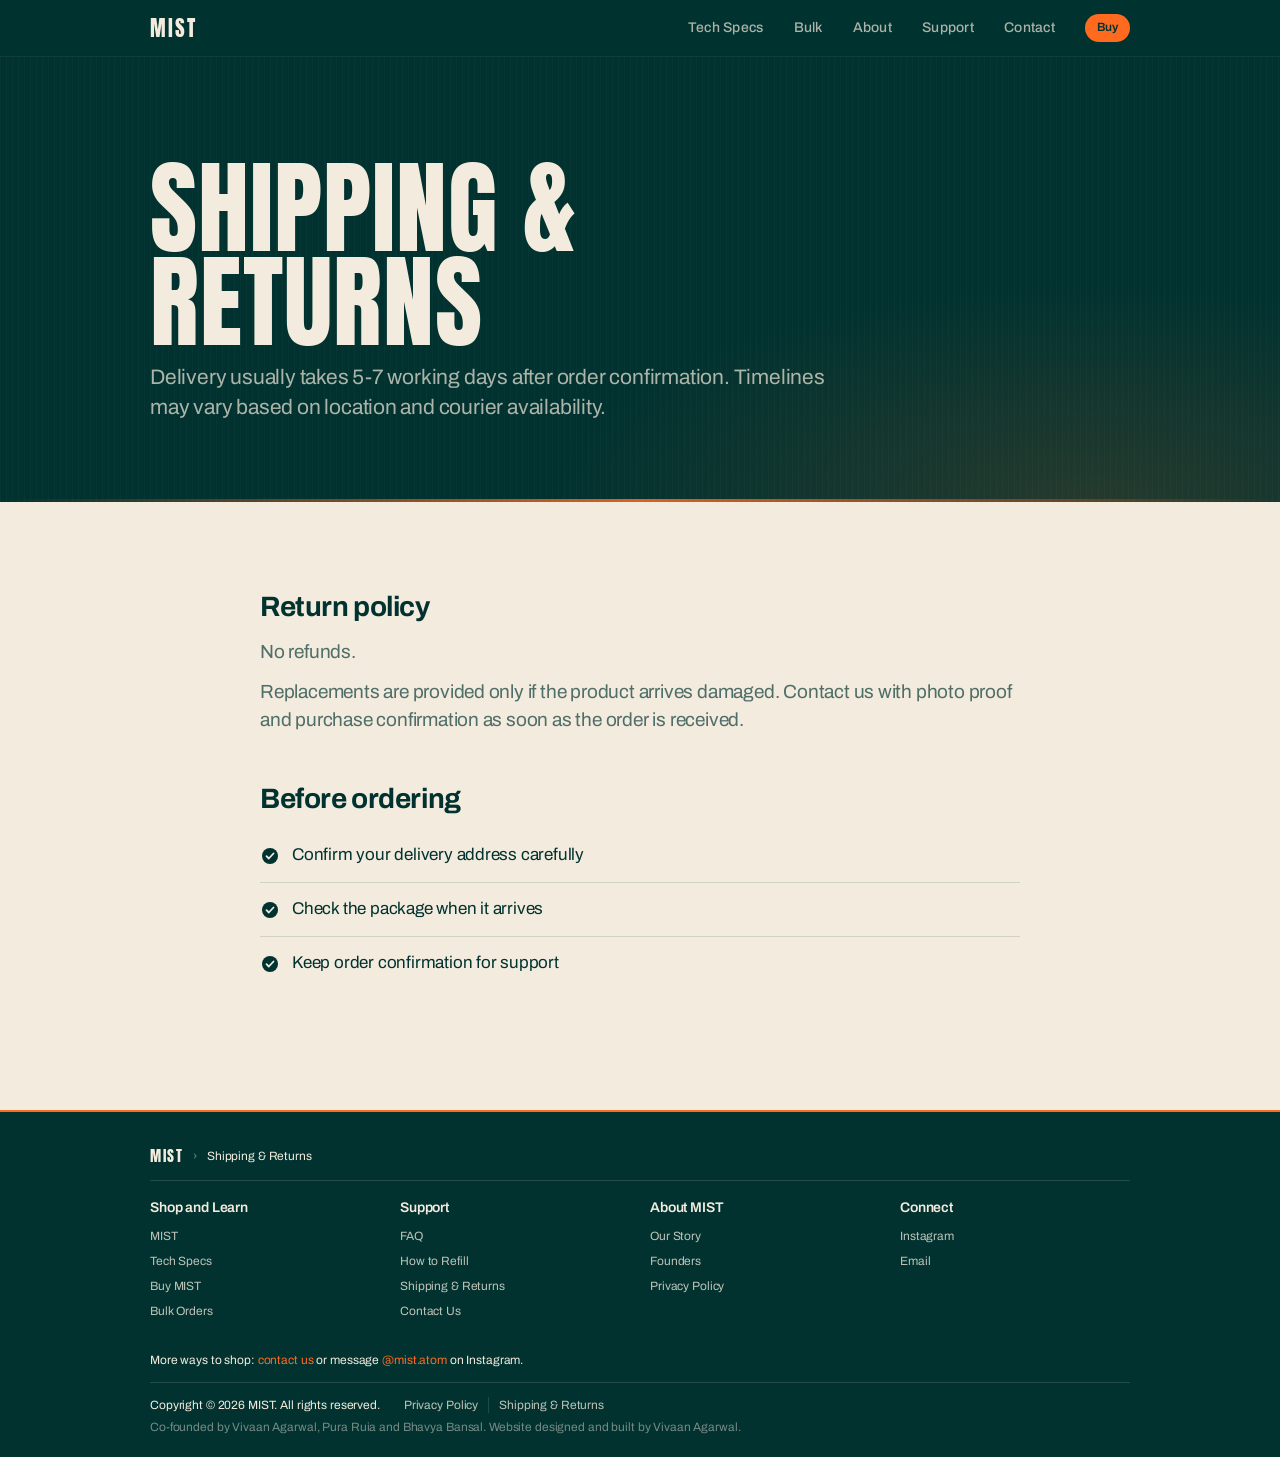
<file: pages/shipping.html>
<!DOCTYPE html>
<html lang="en-IN">
<head>
    <meta charset="UTF-8">
    <meta name="viewport" content="width=device-width, initial-scale=1.0">
    <title>Shipping & Returns — MIST</title>
    <meta name="description" content="MIST delivery times, return policy and replacements for damaged items.">
    <meta name="theme-color" content="#013230">
    <meta name="robots" content="index, follow">
    <meta property="og:type" content="website">
    <meta property="og:site_name" content="MIST">
    <meta property="og:locale" content="en_IN">
    <meta property="og:title" content="Shipping & Returns — MIST">
    <meta property="og:description" content="MIST delivery times, return policy and replacements for damaged items.">
    <meta name="twitter:card" content="summary">
    <meta name="twitter:title" content="Shipping & Returns — MIST">
    <meta name="twitter:description" content="MIST delivery times, return policy and replacements for damaged items.">
    <link rel="icon" href="data:image/svg+xml,%3Csvg xmlns='http://www.w3.org/2000/svg' viewBox='0 0 32 32'%3E%3Crect x='11' y='2' width='10' height='28' rx='5' fill='%23013230'/%3E%3Crect x='11' y='11' width='10' height='2' fill='%23FF6A1F'/%3E%3C/svg%3E">
    <link rel="preconnect" href="https://fonts.googleapis.com">
    <link rel="preconnect" href="https://fonts.gstatic.com" crossorigin>
    <link href="https://fonts.googleapis.com/css2?family=Anton&family=Archivo:wght@400;500;600;700&display=swap" rel="stylesheet">
    <link rel="stylesheet" href="../style.css">
</head>
<body>
<a class="skip-link" href="#main">Skip to content</a>
<header class="globalnav">
    <div class="globalnav-inner">
        <a href="../index.html" class="brand-logo" aria-label="MIST home">MIST</a>
        <ul class="globalnav-links" id="globalnav-links">
            <li><a href="specs.html">Tech Specs</a></li>
            <li><a href="bulk.html">Bulk</a></li>
            <li><a href="about.html">About</a></li>
            <li><a href="faq.html">Support</a></li>
            <li><a href="contact.html">Contact</a></li>
        </ul>
        <a href="shop.html" class="btn btn-small nav-buy">Buy</a>
        <button class="globalnav-menu" type="button" aria-expanded="false" aria-controls="globalnav-links" aria-label="Menu">
            <span></span><span></span>
        </button>
    </div>
</header>

<main id="main">
    <section class="page-hero">
        <div class="container reveal">
            <h1>Shipping &amp; Returns</h1>
            <p class="page-intro">Delivery usually takes 5-7 working days after order confirmation. Timelines may vary based on location and courier availability.</p>
        </div>
    </section>
    <section class="section">
        <div class="container narrow legal">
            <div class="reveal">
                <h2>Return policy</h2>
                <p>No refunds.</p>
                <p>Replacements are provided only if the product arrives damaged. Contact us with photo proof and purchase confirmation as soon as the order is received.</p>
            </div>
            <div class="reveal">
                <h2>Before ordering</h2>
                <ul class="check-list">
                    <li>Confirm your delivery address carefully</li>
                    <li>Check the package when it arrives</li>
                    <li>Keep order confirmation for support</li>
                </ul>
            </div>
        </div>
    </section>
</main>
<footer class="footer">
    <div class="footer-inner">
        
        <nav class="breadcrumbs" aria-label="Breadcrumb">
            <a href="../index.html" class="brand-logo small">MIST</a><span aria-hidden="true">›</span><span>Shipping &amp; Returns</span>
        </nav>
        <div class="directory">
            <div>
                <h3>Shop and Learn</h3>
                <a href="../index.html">MIST</a>
                <a href="specs.html">Tech Specs</a>
                <a href="shop.html">Buy MIST</a>
                <a href="bulk.html">Bulk Orders</a>
            </div>
            <div>
                <h3>Support</h3>
                <a href="faq.html">FAQ</a>
                <a href="faq.html#refill">How to Refill</a>
                <a href="shipping.html">Shipping &amp; Returns</a>
                <a href="contact.html">Contact Us</a>
            </div>
            <div>
                <h3>About MIST</h3>
                <a href="about.html">Our Story</a>
                <a href="about.html#founders">Founders</a>
                <a href="privacy.html">Privacy Policy</a>
            </div>
            <div>
                <h3>Connect</h3>
                <a href="https://instagram.com/mist.atom" target="_blank" rel="noopener">Instagram</a>
                <a href="mailto:mist2k26@gmail.com">Email</a>
            </div>
        </div>
        <p class="footer-shop">More ways to shop: <a href="contact.html">contact us</a> or message <a href="https://instagram.com/mist.atom" target="_blank" rel="noopener">@mist.atom</a> on Instagram.</p>
        <div class="footer-legal">
            <p>Copyright &copy; 2026 MIST. All rights reserved.</p>
            <p class="credits">Co-founded by Vivaan Agarwal, Pura Ruia and Bhavya Bansal. Website designed and built by Vivaan Agarwal.</p>
            <div class="legal-links">
                <a href="privacy.html">Privacy Policy</a>
                <a href="shipping.html">Shipping &amp; Returns</a>
            </div>
        </div>
    </div>
</footer>
<div class="buybar" data-buybar="default" aria-hidden="true">
    <div class="buybar-inner">
        <div class="buybar-info"><strong>MIST</strong><span>₹99 · Black or Silver</span></div>
        <a href="shop.html" class="btn btn-primary btn-compact" tabindex="-1">Buy</a>
    </div>
</div>
<script src="../script.js"></script>
</body>
</html>
</file>
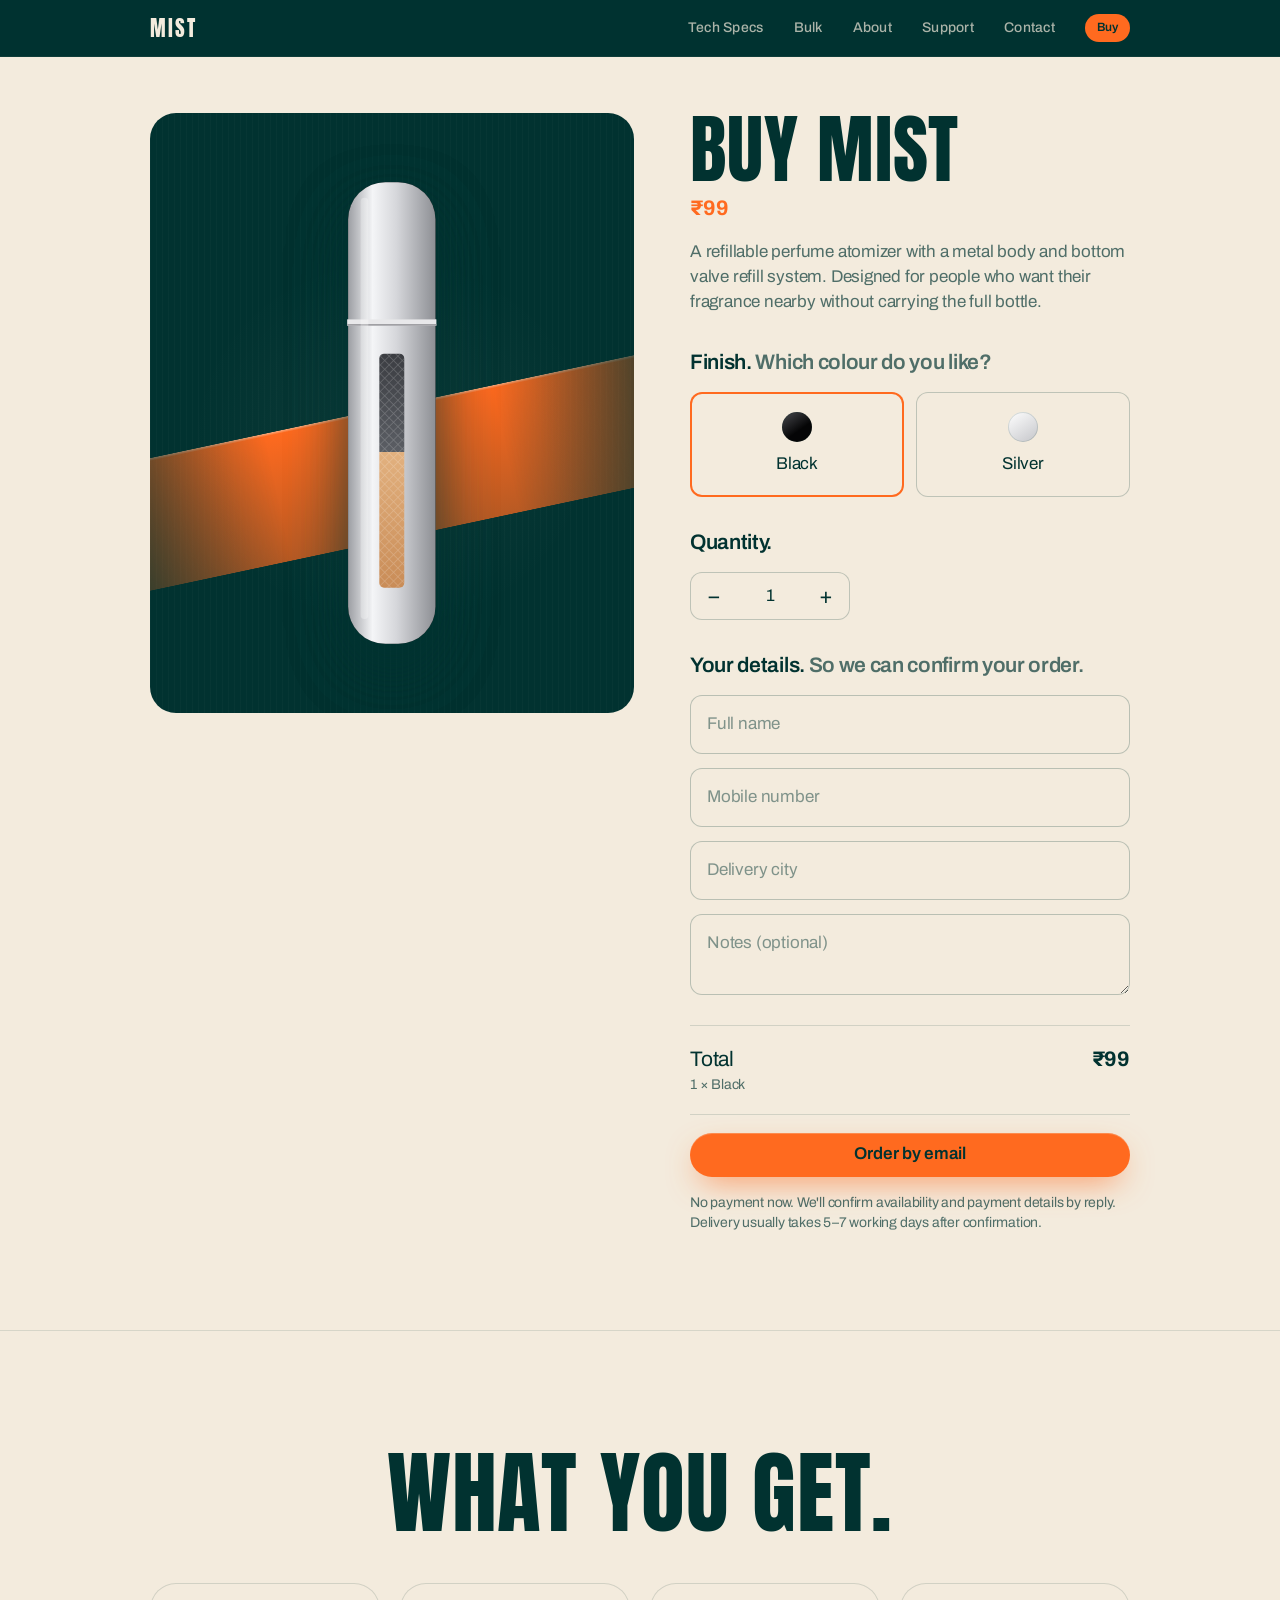
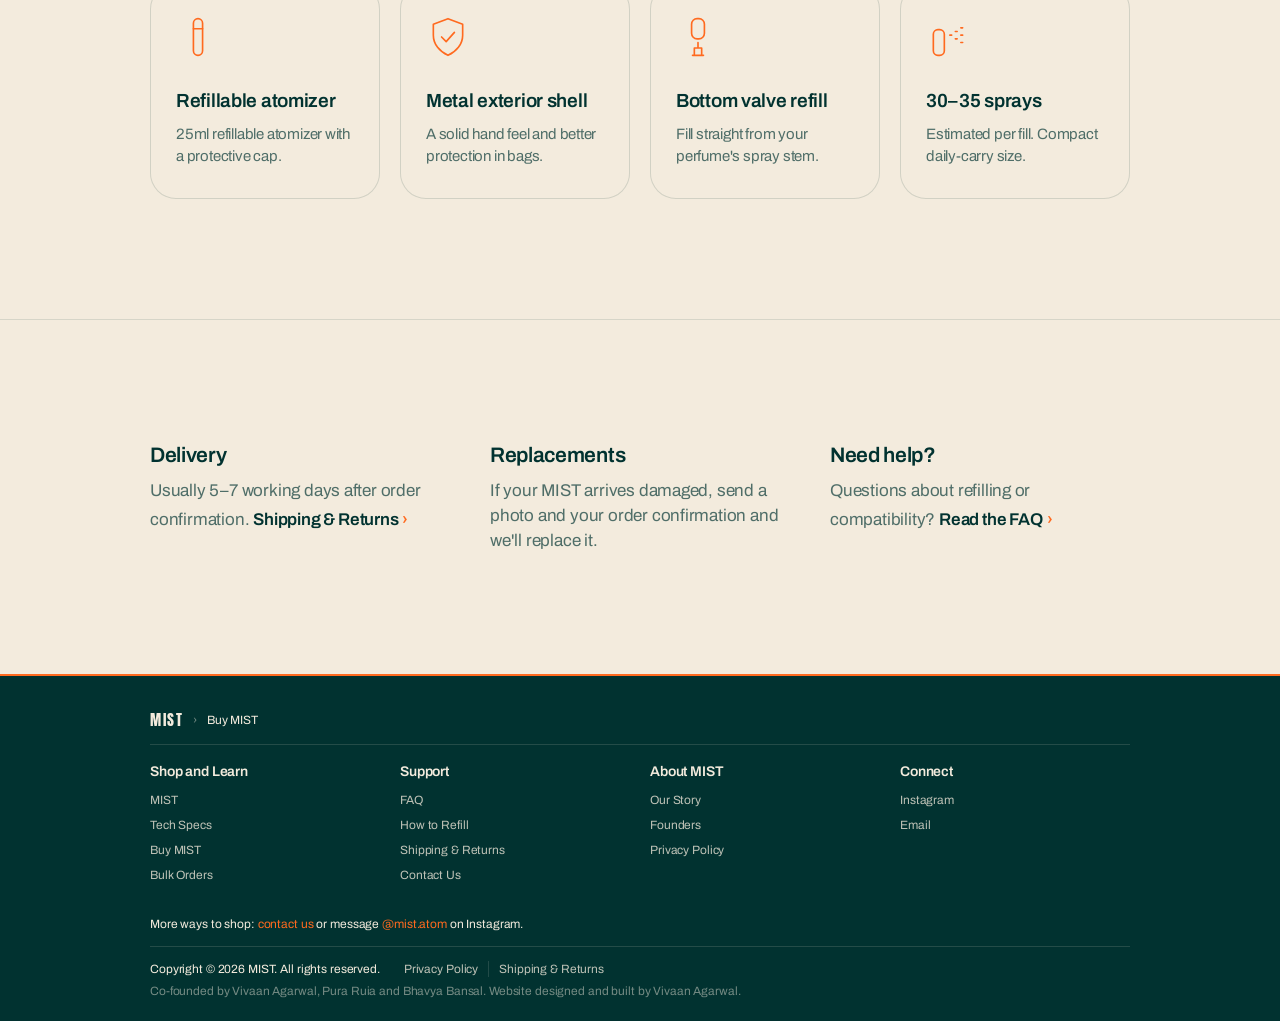
<file: pages/shop.html>
<!DOCTYPE html>
<html lang="en-IN">
<head>
    <meta charset="UTF-8">
    <meta name="viewport" content="width=device-width, initial-scale=1.0">
    <title>Buy MIST — MIST</title>
    <meta name="description" content="Buy the MIST refillable perfume atomizer in black or silver for ₹99.">
    <meta name="theme-color" content="#013230">
    <meta name="robots" content="index, follow">
    <meta property="og:type" content="website">
    <meta property="og:site_name" content="MIST">
    <meta property="og:locale" content="en_IN">
    <meta property="og:title" content="Buy MIST — MIST">
    <meta property="og:description" content="Buy the MIST refillable perfume atomizer in black or silver for ₹99.">
    <meta name="twitter:card" content="summary">
    <meta name="twitter:title" content="Buy MIST — MIST">
    <meta name="twitter:description" content="Buy the MIST refillable perfume atomizer in black or silver for ₹99.">
    <link rel="icon" href="data:image/svg+xml,%3Csvg xmlns='http://www.w3.org/2000/svg' viewBox='0 0 32 32'%3E%3Crect x='11' y='2' width='10' height='28' rx='5' fill='%23013230'/%3E%3Crect x='11' y='11' width='10' height='2' fill='%23FF6A1F'/%3E%3C/svg%3E">
    <link rel="preconnect" href="https://fonts.googleapis.com">
    <link rel="preconnect" href="https://fonts.gstatic.com" crossorigin>
    <link href="https://fonts.googleapis.com/css2?family=Anton&family=Archivo:wght@400;500;600;700&display=swap" rel="stylesheet">
    <link rel="stylesheet" href="../style.css">
    <script type="application/ld+json">
    {
      "@context": "https://schema.org",
      "@type": "Product",
      "name": "MIST Refillable Perfume Atomizer",
      "brand": {
        "@type": "Brand",
        "name": "MIST"
      },
      "description": "A slim refillable perfume atomizer with a glossy metal shell, side fill window and bottom-valve refill. Approximately 30-35 sprays per fill.",
      "color": "Black, Silver",
      "offers": {
        "@type": "Offer",
        "price": "99",
        "priceCurrency": "INR"
      }
    }
    </script>
</head>
<body>
<a class="skip-link" href="#main">Skip to content</a>
<header class="globalnav">
    <div class="globalnav-inner">
        <a href="../index.html" class="brand-logo" aria-label="MIST home">MIST</a>
        <ul class="globalnav-links" id="globalnav-links">
            <li><a href="specs.html">Tech Specs</a></li>
            <li><a href="bulk.html">Bulk</a></li>
            <li><a href="about.html">About</a></li>
            <li><a href="faq.html">Support</a></li>
            <li><a href="contact.html">Contact</a></li>
        </ul>
        <a href="shop.html" class="btn btn-small nav-buy">Buy</a>
        <button class="globalnav-menu" type="button" aria-expanded="false" aria-controls="globalnav-links" aria-label="Menu">
            <span></span><span></span>
        </button>
    </div>
</header>

<main id="main">
    <section class="buy">
        <div class="container buy-grid">
            <div class="buy-visual reveal">
                <div class="buy-stage" id="buyStage" data-finish="black">
                    <svg class="bottle-art buy-bottle buy-black" viewBox="0 0 60 300" role="img" aria-label="MIST atomizer in black">
    <defs>
        <linearGradient id="shell-b1" x1="0" x2="1">
            <stop offset="0" stop-color="#000000"/><stop offset="0.28" stop-color="#3a3b40"/>
            <stop offset="0.55" stop-color="#0c0c0e"/><stop offset="1" stop-color="#000000"/>
        </linearGradient>
        <linearGradient id="win-b1" x1="0" x2="0" y1="0" y2="1">
            <stop offset="0" stop-color="#3b3d42"/><stop offset="0.42" stop-color="#5b5e64"/>
            <stop offset="0.42" stop-color="#e2b17f"/><stop offset="1" stop-color="#c98c57"/>
        </linearGradient>
        <pattern id="knurl-b1" width="4" height="4" patternUnits="userSpaceOnUse" patternTransform="rotate(45)">
            <rect width="4" height="4" fill="none"/><path d="M0 0H4M0 0V4" stroke="rgba(255,255,255,0.22)" stroke-width="0.8"/>
        </pattern>
    </defs>
    <rect x="2" y="2" width="56" height="296" rx="24" fill="url(#shell-b1)"/>
    <rect x="1.5" y="90" width="57" height="4" fill="#e8e8ea"/>
    <rect x="1.5" y="93" width="57" height="1" fill="#9a9a9e"/>
    <rect x="22" y="112" width="16" height="150" rx="3" fill="url(#win-b1)"/>
    <rect x="22" y="112" width="16" height="150" rx="3" fill="url(#knurl-b1)"/>
    <rect x="10" y="12" width="5" height="270" rx="2.5" fill="rgba(255,255,255,0.28)"/>
</svg>
                    <svg class="bottle-art buy-bottle buy-silver" viewBox="0 0 60 300" role="img" aria-label="MIST atomizer in silver">
    <defs>
        <linearGradient id="shell-b2" x1="0" x2="1">
            <stop offset="0" stop-color="#9c9ea3"/><stop offset="0.28" stop-color="#f4f5f7"/>
            <stop offset="0.55" stop-color="#d6d7db"/><stop offset="1" stop-color="#8d8f94"/>
        </linearGradient>
        <linearGradient id="win-b2" x1="0" x2="0" y1="0" y2="1">
            <stop offset="0" stop-color="#3b3d42"/><stop offset="0.42" stop-color="#5b5e64"/>
            <stop offset="0.42" stop-color="#e2b17f"/><stop offset="1" stop-color="#c98c57"/>
        </linearGradient>
        <pattern id="knurl-b2" width="4" height="4" patternUnits="userSpaceOnUse" patternTransform="rotate(45)">
            <rect width="4" height="4" fill="none"/><path d="M0 0H4M0 0V4" stroke="rgba(255,255,255,0.22)" stroke-width="0.8"/>
        </pattern>
    </defs>
    <rect x="2" y="2" width="56" height="296" rx="24" fill="url(#shell-b2)"/>
    <rect x="1.5" y="90" width="57" height="4" fill="#e8e8ea"/>
    <rect x="1.5" y="93" width="57" height="1" fill="#9a9a9e"/>
    <rect x="22" y="112" width="16" height="150" rx="3" fill="url(#win-b2)"/>
    <rect x="22" y="112" width="16" height="150" rx="3" fill="url(#knurl-b2)"/>
    <rect x="10" y="12" width="5" height="270" rx="2.5" fill="rgba(255,255,255,0.28)"/>
</svg>
                </div>
            </div>
            <div class="buy-panel reveal">
                <h1>Buy MIST</h1>
                <p class="buy-price">₹99</p>
                <p class="buy-lede">A refillable perfume atomizer with a metal body and bottom valve refill system. Designed for people who want their fragrance nearby without carrying the full bottle.</p>

                <form class="order-form" id="orderForm" data-order-form="retail" novalidate>
                    <fieldset>
                        <legend>Finish. <span>Which colour do you like?</span></legend>
                        <div class="option-grid">
                            <label class="option"><input type="radio" name="finish" value="Black" checked><span class="option-swatch swatch-black"></span><span>Black</span></label>
                            <label class="option"><input type="radio" name="finish" value="Silver"><span class="option-swatch swatch-silver"></span><span>Silver</span></label>
                        </div>
                    </fieldset>
                    <fieldset>
                        <legend>Quantity.</legend>
                        <div class="qty">
                            <button type="button" data-qty="-1" aria-label="Decrease quantity">−</button>
                            <input type="number" name="qty" value="1" min="1" max="999" inputmode="numeric" aria-label="Quantity">
                            <button type="button" data-qty="1" aria-label="Increase quantity">+</button>
                        </div>
                        <p class="field-hint" data-bulk-hint hidden>Ordering 40 or more? <a href="bulk.html">Ask about bulk pricing</a>.</p>
                    </fieldset>
                    <fieldset>
                        <legend>Your details. <span>So we can confirm your order.</span></legend>
                        <div class="fields">
                            <div class="field">
                                <input type="text" id="o-name" name="name" autocomplete="name" placeholder=" " required>
                                <label for="o-name">Full name</label>
                                <p class="field-error" id="o-name-err">Enter your name.</p>
                            </div>
                            <div class="field">
                                <input type="tel" id="o-phone" name="phone" autocomplete="tel" inputmode="tel" placeholder=" " required data-validate="phone">
                                <label for="o-phone">Mobile number</label>
                                <p class="field-error" id="o-phone-err">Enter a 10-digit Indian mobile number.</p>
                            </div>
                            <div class="field">
                                <input type="text" id="o-city" name="city" autocomplete="address-level2" placeholder=" " required>
                                <label for="o-city">Delivery city</label>
                                <p class="field-error" id="o-city-err">Enter your delivery city.</p>
                            </div>
                            <div class="field">
                                <textarea id="o-notes" name="notes" rows="2" placeholder=" "></textarea>
                                <label for="o-notes">Notes (optional)</label>
                            </div>
                        </div>
                    </fieldset>
                    <div class="order-summary">
                        <div><span>Total</span><small data-order-desc>1 × Black</small></div>
                        <strong data-order-total>₹99</strong>
                    </div>
                    <div class="order-actions" id="orderActions">
                        <button type="submit" class="btn btn-whatsapp btn-block" data-channel="whatsapp" data-needs-whatsapp>
                            <svg viewBox="0 0 24 24" aria-hidden="true"><path d="M12 2a10 10 0 0 0-8.6 15.1L2 22l5-1.3A10 10 0 1 0 12 2zm0 18.2a8.2 8.2 0 0 1-4.2-1.1l-.3-.2-3 .8.8-2.9-.2-.3A8.2 8.2 0 1 1 12 20.2zm4.5-6.1c-.2-.1-1.5-.7-1.7-.8-.2-.1-.4-.1-.6.1l-.8 1c-.1.2-.3.2-.5.1a6.7 6.7 0 0 1-3.3-2.9c-.3-.4.2-.4.7-1.4.1-.2 0-.3 0-.4l-.8-1.8c-.2-.5-.4-.4-.6-.4h-.5a1 1 0 0 0-.7.3 3 3 0 0 0-.9 2.2 5.1 5.1 0 0 0 1.1 2.7 11.6 11.6 0 0 0 4.4 3.9c1.6.7 2.3.8 3.1.6.5-.1 1.5-.6 1.7-1.2.2-.6.2-1.1.2-1.2-.1-.1-.3-.2-.5-.3z"/></svg>
                            Order on WhatsApp
                        </button>
                        <button type="submit" class="btn btn-primary btn-block" data-channel="email">Order by email</button>
                    </div>
                    <div class="order-sent" role="status" aria-live="polite" hidden>
                        <h3>Almost done.</h3>
                        <p>Your order message is ready in <span data-sent-channel>your email app</span>. Just press send and we'll reply to confirm availability and payment.</p>
                        <p class="order-sent-actions">
                            <button type="button" class="link-button" data-copy-message>Copy order message</button>
                            <span data-copy-status></span>
                        </p>
                    </div>
                    <p class="order-note">No payment now. We'll confirm availability and payment details by reply. Delivery usually takes 5–7 working days after confirmation.</p>
                </form>
            </div>
        </div>
    </section>

    <section class="section section-gray">
        <div class="container">
            <div class="section-header centered reveal"><h2>What you get.</h2></div>
            <div class="tile-grid">
                <article class="tile reveal"><div class="tile-icon"><svg viewBox="0 0 48 48" aria-hidden="true"><rect x="19" y="4" width="10" height="40" rx="5"/><path d="M19 15h10"/></svg></div><h3>Refillable atomizer</h3><p>25ml refillable atomizer with a protective cap.</p></article>
                <article class="tile reveal"><div class="tile-icon"><svg viewBox="0 0 48 48" aria-hidden="true"><path d="M24 4l16 6v12c0 10-7 18-16 22C15 40 8 32 8 22V10z"/><path d="M17 24l5 5 9-10"/></svg></div><h3>Metal exterior shell</h3><p>A solid hand feel and better protection in bags.</p></article>
                <article class="tile reveal"><div class="tile-icon"><svg viewBox="0 0 48 48" aria-hidden="true"><rect x="17" y="4" width="14" height="22" rx="6"/><path d="M24 30v6M18 44h12M20 36h8v8h-8z"/></svg></div><h3>Bottom valve refill</h3><p>Fill straight from your perfume's spray stem.</p></article>
                <article class="tile reveal"><div class="tile-icon"><svg viewBox="0 0 48 48" aria-hidden="true"><rect x="8" y="16" width="12" height="28" rx="5"/><path d="M26 22h2M32 18h2M32 26h2M38 14h2M38 22h2M38 30h2"/></svg></div><h3>30–35 sprays</h3><p>Estimated per fill. Compact daily-carry size.</p></article>
            </div>
        </div>
    </section>

    <section class="section">
        <div class="container help-grid">
            <div class="reveal"><h3>Delivery</h3><p>Usually 5–7 working days after order confirmation. <a class="link-more" href="shipping.html">Shipping &amp; Returns</a></p></div>
            <div class="reveal"><h3>Replacements</h3><p>If your MIST arrives damaged, send a photo and your order confirmation and we'll replace it.</p></div>
            <div class="reveal"><h3>Need help?</h3><p>Questions about refilling or compatibility? <a class="link-more" href="faq.html">Read the FAQ</a></p></div>
        </div>
    </section>
</main>
<footer class="footer">
    <div class="footer-inner">
        
        <nav class="breadcrumbs" aria-label="Breadcrumb">
            <a href="../index.html" class="brand-logo small">MIST</a><span aria-hidden="true">›</span><span>Buy MIST</span>
        </nav>
        <div class="directory">
            <div>
                <h3>Shop and Learn</h3>
                <a href="../index.html">MIST</a>
                <a href="specs.html">Tech Specs</a>
                <a href="shop.html">Buy MIST</a>
                <a href="bulk.html">Bulk Orders</a>
            </div>
            <div>
                <h3>Support</h3>
                <a href="faq.html">FAQ</a>
                <a href="faq.html#refill">How to Refill</a>
                <a href="shipping.html">Shipping &amp; Returns</a>
                <a href="contact.html">Contact Us</a>
            </div>
            <div>
                <h3>About MIST</h3>
                <a href="about.html">Our Story</a>
                <a href="about.html#founders">Founders</a>
                <a href="privacy.html">Privacy Policy</a>
            </div>
            <div>
                <h3>Connect</h3>
                <a href="https://instagram.com/mist.atom" target="_blank" rel="noopener">Instagram</a>
                <a href="mailto:mist2k26@gmail.com">Email</a>
            </div>
        </div>
        <p class="footer-shop">More ways to shop: <a href="contact.html">contact us</a> or message <a href="https://instagram.com/mist.atom" target="_blank" rel="noopener">@mist.atom</a> on Instagram.</p>
        <div class="footer-legal">
            <p>Copyright &copy; 2026 MIST. All rights reserved.</p>
            <p class="credits">Co-founded by Vivaan Agarwal, Pura Ruia and Bhavya Bansal. Website designed and built by Vivaan Agarwal.</p>
            <div class="legal-links">
                <a href="privacy.html">Privacy Policy</a>
                <a href="shipping.html">Shipping &amp; Returns</a>
            </div>
        </div>
    </div>
</footer>
<div class="buybar" data-buybar="shop" aria-hidden="true">
    <div class="buybar-inner">
        <div class="buybar-info"><strong>Total <span data-order-total>₹99</span></strong><span data-order-desc>1 × Black</span></div>
        <a href="#orderActions" class="btn btn-primary btn-compact" tabindex="-1">Order</a>
    </div>
</div>
<script src="../script.js"></script>
</body>
</html>
</file>
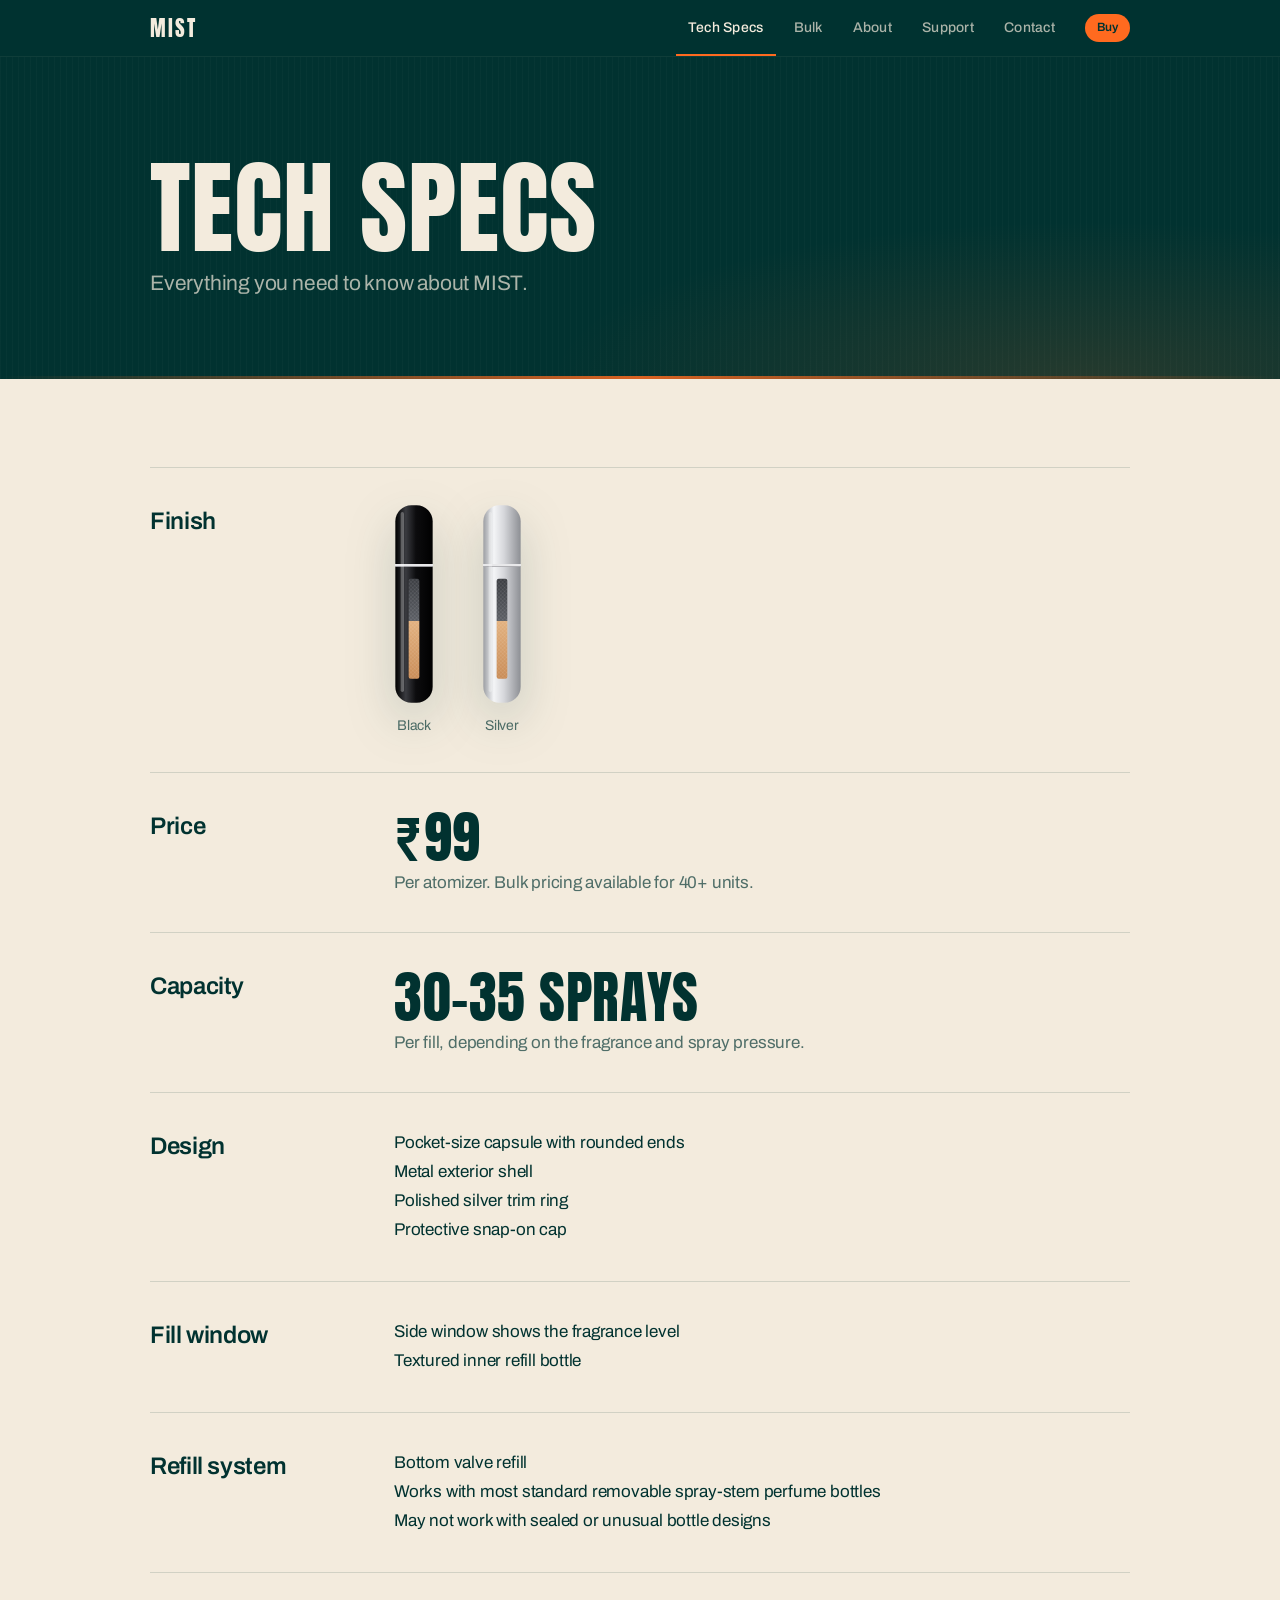
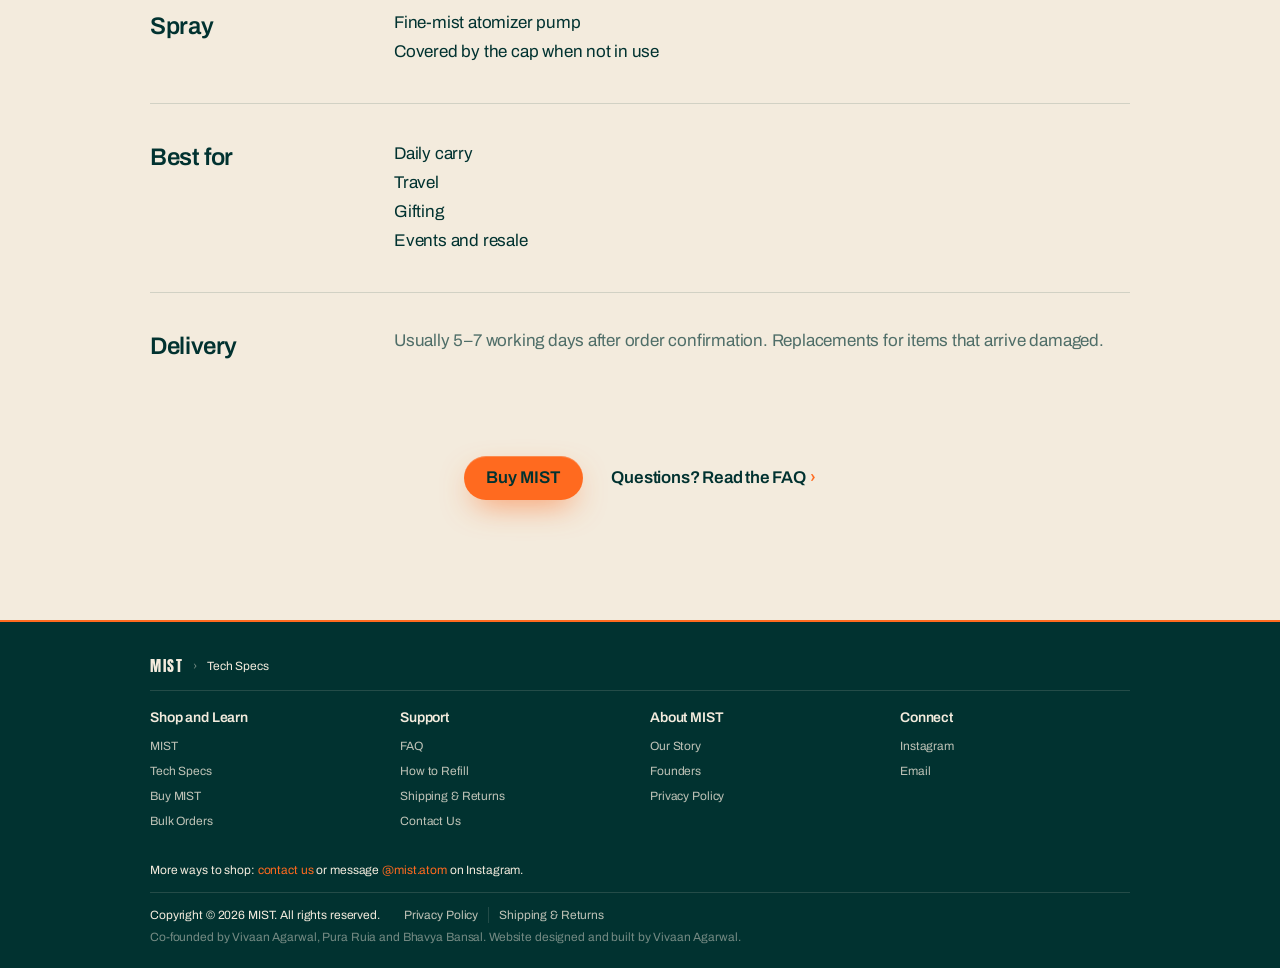
<file: pages/specs.html>
<!DOCTYPE html>
<html lang="en-IN">
<head>
    <meta charset="UTF-8">
    <meta name="viewport" content="width=device-width, initial-scale=1.0">
    <title>Tech Specs — MIST</title>
    <meta name="description" content="MIST tech specs: finishes, capacity, refill system, design and delivery.">
    <meta name="theme-color" content="#013230">
    <meta name="robots" content="index, follow">
    <meta property="og:type" content="website">
    <meta property="og:site_name" content="MIST">
    <meta property="og:locale" content="en_IN">
    <meta property="og:title" content="Tech Specs — MIST">
    <meta property="og:description" content="MIST tech specs: finishes, capacity, refill system, design and delivery.">
    <meta name="twitter:card" content="summary">
    <meta name="twitter:title" content="Tech Specs — MIST">
    <meta name="twitter:description" content="MIST tech specs: finishes, capacity, refill system, design and delivery.">
    <link rel="icon" href="data:image/svg+xml,%3Csvg xmlns='http://www.w3.org/2000/svg' viewBox='0 0 32 32'%3E%3Crect x='11' y='2' width='10' height='28' rx='5' fill='%23013230'/%3E%3Crect x='11' y='11' width='10' height='2' fill='%23FF6A1F'/%3E%3C/svg%3E">
    <link rel="preconnect" href="https://fonts.googleapis.com">
    <link rel="preconnect" href="https://fonts.gstatic.com" crossorigin>
    <link href="https://fonts.googleapis.com/css2?family=Anton&family=Archivo:wght@400;500;600;700&display=swap" rel="stylesheet">
    <link rel="stylesheet" href="../style.css">
</head>
<body>
<a class="skip-link" href="#main">Skip to content</a>
<header class="globalnav">
    <div class="globalnav-inner">
        <a href="../index.html" class="brand-logo" aria-label="MIST home">MIST</a>
        <ul class="globalnav-links" id="globalnav-links">
            <li><a href="specs.html">Tech Specs</a></li>
            <li><a href="bulk.html">Bulk</a></li>
            <li><a href="about.html">About</a></li>
            <li><a href="faq.html">Support</a></li>
            <li><a href="contact.html">Contact</a></li>
        </ul>
        <a href="shop.html" class="btn btn-small nav-buy">Buy</a>
        <button class="globalnav-menu" type="button" aria-expanded="false" aria-controls="globalnav-links" aria-label="Menu">
            <span></span><span></span>
        </button>
    </div>
</header>

<main id="main">
    <section class="page-hero">
        <div class="container reveal">
            <h1>Tech Specs</h1>
            <p class="page-intro">Everything you need to know about MIST.</p>
        </div>
    </section>
    <section class="section specs-section">
        <div class="container">
            <dl class="specs">
                <div class="spec-row reveal">
                    <dt>Finish</dt>
                    <dd><div class="spec-finishes">
            <figure><svg class="bottle-art spec-bottle" viewBox="0 0 60 300" role="img" aria-label="MIST atomizer in black">
    <defs>
        <linearGradient id="shell-s1" x1="0" x2="1">
            <stop offset="0" stop-color="#000000"/><stop offset="0.28" stop-color="#3a3b40"/>
            <stop offset="0.55" stop-color="#0c0c0e"/><stop offset="1" stop-color="#000000"/>
        </linearGradient>
        <linearGradient id="win-s1" x1="0" x2="0" y1="0" y2="1">
            <stop offset="0" stop-color="#3b3d42"/><stop offset="0.42" stop-color="#5b5e64"/>
            <stop offset="0.42" stop-color="#e2b17f"/><stop offset="1" stop-color="#c98c57"/>
        </linearGradient>
        <pattern id="knurl-s1" width="4" height="4" patternUnits="userSpaceOnUse" patternTransform="rotate(45)">
            <rect width="4" height="4" fill="none"/><path d="M0 0H4M0 0V4" stroke="rgba(255,255,255,0.22)" stroke-width="0.8"/>
        </pattern>
    </defs>
    <rect x="2" y="2" width="56" height="296" rx="24" fill="url(#shell-s1)"/>
    <rect x="1.5" y="90" width="57" height="4" fill="#e8e8ea"/>
    <rect x="1.5" y="93" width="57" height="1" fill="#9a9a9e"/>
    <rect x="22" y="112" width="16" height="150" rx="3" fill="url(#win-s1)"/>
    <rect x="22" y="112" width="16" height="150" rx="3" fill="url(#knurl-s1)"/>
    <rect x="10" y="12" width="5" height="270" rx="2.5" fill="rgba(255,255,255,0.28)"/>
</svg><figcaption>Black</figcaption></figure>
            <figure><svg class="bottle-art spec-bottle" viewBox="0 0 60 300" role="img" aria-label="MIST atomizer in silver">
    <defs>
        <linearGradient id="shell-s2" x1="0" x2="1">
            <stop offset="0" stop-color="#9c9ea3"/><stop offset="0.28" stop-color="#f4f5f7"/>
            <stop offset="0.55" stop-color="#d6d7db"/><stop offset="1" stop-color="#8d8f94"/>
        </linearGradient>
        <linearGradient id="win-s2" x1="0" x2="0" y1="0" y2="1">
            <stop offset="0" stop-color="#3b3d42"/><stop offset="0.42" stop-color="#5b5e64"/>
            <stop offset="0.42" stop-color="#e2b17f"/><stop offset="1" stop-color="#c98c57"/>
        </linearGradient>
        <pattern id="knurl-s2" width="4" height="4" patternUnits="userSpaceOnUse" patternTransform="rotate(45)">
            <rect width="4" height="4" fill="none"/><path d="M0 0H4M0 0V4" stroke="rgba(255,255,255,0.22)" stroke-width="0.8"/>
        </pattern>
    </defs>
    <rect x="2" y="2" width="56" height="296" rx="24" fill="url(#shell-s2)"/>
    <rect x="1.5" y="90" width="57" height="4" fill="#e8e8ea"/>
    <rect x="1.5" y="93" width="57" height="1" fill="#9a9a9e"/>
    <rect x="22" y="112" width="16" height="150" rx="3" fill="url(#win-s2)"/>
    <rect x="22" y="112" width="16" height="150" rx="3" fill="url(#knurl-s2)"/>
    <rect x="10" y="12" width="5" height="270" rx="2.5" fill="rgba(255,255,255,0.28)"/>
</svg><figcaption>Silver</figcaption></figure>
        </div></dd>
                </div>
                <div class="spec-row reveal">
                    <dt>Price</dt>
                    <dd><p class='spec-big'>₹99</p><p>Per atomizer. Bulk pricing available for 40+ units.</p></dd>
                </div>
                <div class="spec-row reveal">
                    <dt>Capacity</dt>
                    <dd><p class='spec-big'>30–35 sprays</p><p>Per fill, depending on the fragrance and spray pressure.</p></dd>
                </div>
                <div class="spec-row reveal">
                    <dt>Design</dt>
                    <dd><ul><li>Pocket-size capsule with rounded ends</li><li>Metal exterior shell</li><li>Polished silver trim ring</li><li>Protective snap-on cap</li></ul></dd>
                </div>
                <div class="spec-row reveal">
                    <dt>Fill window</dt>
                    <dd><ul><li>Side window shows the fragrance level</li><li>Textured inner refill bottle</li></ul></dd>
                </div>
                <div class="spec-row reveal">
                    <dt>Refill system</dt>
                    <dd><ul><li>Bottom valve refill</li><li>Works with most standard removable spray-stem perfume bottles</li><li>May not work with sealed or unusual bottle designs</li></ul></dd>
                </div>
                <div class="spec-row reveal">
                    <dt>Spray</dt>
                    <dd><ul><li>Fine-mist atomizer pump</li><li>Covered by the cap when not in use</li></ul></dd>
                </div>
                <div class="spec-row reveal">
                    <dt>Best for</dt>
                    <dd><ul><li>Daily carry</li><li>Travel</li><li>Gifting</li><li>Events and resale</li></ul></dd>
                </div>
                <div class="spec-row reveal">
                    <dt>Delivery</dt>
                    <dd><p>Usually 5–7 working days after order confirmation. Replacements for items that arrive damaged.</p></dd>
                </div>
            </dl>
            <div class="cta-inline reveal">
                <a href="shop.html" class="btn btn-primary">Buy MIST</a>
                <a href="faq.html" class="link-more">Questions? Read the FAQ</a>
            </div>
        </div>
    </section>
</main>
<footer class="footer">
    <div class="footer-inner">
        
        <nav class="breadcrumbs" aria-label="Breadcrumb">
            <a href="../index.html" class="brand-logo small">MIST</a><span aria-hidden="true">›</span><span>Tech Specs</span>
        </nav>
        <div class="directory">
            <div>
                <h3>Shop and Learn</h3>
                <a href="../index.html">MIST</a>
                <a href="specs.html">Tech Specs</a>
                <a href="shop.html">Buy MIST</a>
                <a href="bulk.html">Bulk Orders</a>
            </div>
            <div>
                <h3>Support</h3>
                <a href="faq.html">FAQ</a>
                <a href="faq.html#refill">How to Refill</a>
                <a href="shipping.html">Shipping &amp; Returns</a>
                <a href="contact.html">Contact Us</a>
            </div>
            <div>
                <h3>About MIST</h3>
                <a href="about.html">Our Story</a>
                <a href="about.html#founders">Founders</a>
                <a href="privacy.html">Privacy Policy</a>
            </div>
            <div>
                <h3>Connect</h3>
                <a href="https://instagram.com/mist.atom" target="_blank" rel="noopener">Instagram</a>
                <a href="mailto:mist2k26@gmail.com">Email</a>
            </div>
        </div>
        <p class="footer-shop">More ways to shop: <a href="contact.html">contact us</a> or message <a href="https://instagram.com/mist.atom" target="_blank" rel="noopener">@mist.atom</a> on Instagram.</p>
        <div class="footer-legal">
            <p>Copyright &copy; 2026 MIST. All rights reserved.</p>
            <p class="credits">Co-founded by Vivaan Agarwal, Pura Ruia and Bhavya Bansal. Website designed and built by Vivaan Agarwal.</p>
            <div class="legal-links">
                <a href="privacy.html">Privacy Policy</a>
                <a href="shipping.html">Shipping &amp; Returns</a>
            </div>
        </div>
    </div>
</footer>
<div class="buybar" data-buybar="default" aria-hidden="true">
    <div class="buybar-inner">
        <div class="buybar-info"><strong>MIST</strong><span>₹99 · Black or Silver</span></div>
        <a href="shop.html" class="btn btn-primary btn-compact" tabindex="-1">Buy</a>
    </div>
</div>
<script src="../script.js"></script>
</body>
</html>
</file>
<file: style.css>
/* ==========================================================================
   MIST — site styles
   ========================================================================== */

*,
*::before,
*::after {
    box-sizing: border-box;
    margin: 0;
    padding: 0;
}

:root {
    /* MIST palette — only these three colours are used anywhere */
    --teal: #013230;
    --cream: #F3EBDD;
    --orange: #FF6A1F;
    --teal-deep: var(--teal);
    --teal-raised: var(--teal);
    --cream-deep: var(--cream);
    --cream-light: var(--cream);
    --orange-hot: var(--orange);
    --orange-deep: var(--orange);

    /* Roles (light sections are cream, dark sections are teal) */
    --ink: #013230;
    --muted: rgba(1, 50, 48, 0.68);
    --soft-muted: rgba(1, 50, 48, 0.48);
    --line: rgba(1, 50, 48, 0.14);
    --paper: var(--cream);
    --gray: var(--cream-deep);
    --dark: var(--teal);
    --dark-card: var(--teal-raised);
    --dark-muted: rgba(243, 235, 221, 0.66);
    --accent: var(--orange);
    --accent-hover: var(--orange-hot);
    --link: var(--teal);
    --link-dark: var(--orange);
    --brand: var(--orange-deep);
    --radius: 18px;
    --radius-lg: 26px;
    --ease: cubic-bezier(0.28, 0.11, 0.32, 1);
    --font: "Archivo", -apple-system, BlinkMacSystemFont, "Helvetica Neue", Helvetica, Arial, sans-serif;
    --font-display: "Anton", "Bebas Neue", Impact, "Arial Narrow", sans-serif;
    --nav-h: 56px;
    --localnav-h: var(--nav-h);
}

html {
    scroll-behavior: smooth;
    scroll-padding-top: calc(var(--localnav-h) + 16px);
}

body {
    min-height: 100vh;
    font-family: var(--font);
    background: var(--paper);
    color: var(--ink);
    font-size: 17px;
    line-height: 1.47;
    letter-spacing: -0.022em;
    -webkit-font-smoothing: antialiased;
    -moz-osx-font-smoothing: grayscale;
    overflow-x: hidden;
}

a {
    color: var(--link);
    text-decoration: none;
}

a:hover {
    text-decoration: underline;
}

button,
input {
    font: inherit;
    color: inherit;
}

ul,
ol {
    list-style: none;
}

sup {
    font-size: 0.6em;
    line-height: 0;
    vertical-align: super;
}

sup a {
    color: inherit;
}

:focus-visible {
    outline: 2px solid var(--accent);
    outline-offset: 3px;
    border-radius: 4px;
}

.skip-link {
    position: absolute;
    left: 12px;
    top: -60px;
    z-index: 100;
    padding: 8px 14px;
    border-radius: 8px;
    background: var(--ink);
    color: var(--cream);
}

.skip-link:focus {
    top: 8px;
}

.container {
    width: min(980px, calc(100% - 44px));
    margin: 0 auto;
}

.container.narrow {
    width: min(760px, calc(100% - 44px));
}

.centered {
    text-align: center;
}

.muted {
    color: var(--muted);
}

/* ---------- Global nav ---------- */

.globalnav {
    position: sticky;
    top: 0;
    z-index: 30;
    background: rgba(1, 50, 48, 0.92);
    backdrop-filter: saturate(180%) blur(20px);
    -webkit-backdrop-filter: saturate(180%) blur(20px);
}

.globalnav-inner {
    width: min(980px, calc(100% - 44px));
    height: var(--nav-h);
    margin: 0 auto;
    display: flex;
    align-items: center;
    justify-content: space-between;
}

.brand-logo {
    color: inherit;
    font-size: 15px;
    font-weight: 700;
    letter-spacing: 0.22em;
}

.brand-logo:hover {
    text-decoration: none;
}

.globalnav .brand-logo {
    color: var(--cream);
}

.brand-logo.small {
    font-size: 12px;
}

.globalnav-links {
    display: flex;
    align-items: center;
    gap: 6px;
    margin-left: auto;
    margin-right: 18px;
}

.globalnav-links a {
    display: block;
    padding: 0 12px;
    color: rgba(243, 235, 221, 0.8);
    font-size: 12px;
    letter-spacing: -0.01em;
    line-height: var(--nav-h);
    transition: color 240ms var(--ease);
}

.globalnav-links a:hover,
.globalnav-links a.active {
    color: var(--cream);
    text-decoration: none;
}

.globalnav-menu {
    display: none;
    width: 44px;
    height: 44px;
    margin-right: -12px;
    border: 0;
    background: none;
    cursor: pointer;
    position: relative;
}

.globalnav-menu span {
    position: absolute;
    left: 15px;
    width: 16px;
    height: 1.5px;
    background: var(--cream);
    transition: transform 300ms var(--ease);
}

.globalnav-menu span:first-child {
    top: 18px;
}

.globalnav-menu span:last-child {
    top: 25px;
}

.nav-open .globalnav-menu span:first-child {
    transform: translateY(3.5px) rotate(45deg);
}

.nav-open .globalnav-menu span:last-child {
    transform: translateY(-3.5px) rotate(-45deg);
}

/* ---------- Buttons & links ---------- */

.btn {
    display: inline-flex;
    align-items: center;
    justify-content: center;
    min-height: 44px;
    padding: 0 22px;
    border-radius: 980px;
    border: 0;
    font-size: 17px;
    font-weight: 400;
    cursor: pointer;
    transition: background 240ms var(--ease), transform 240ms var(--ease), color 240ms var(--ease);
}

.btn:hover {
    text-decoration: none;
}

.btn-primary {
    background: var(--accent);
    color: var(--cream);
}

.btn-primary:hover {
    background: var(--accent-hover);
}

.btn:active {
    transform: scale(0.98);
}

.btn-secondary {
    background: transparent;
    color: var(--link);
    box-shadow: inset 0 0 0 1px var(--accent);
}

.btn-secondary:hover {
    background: var(--accent);
    color: var(--cream);
}

.btn-small {
    min-height: 28px;
    padding: 0 12px;
    font-size: 12px;
    background: var(--accent);
    color: var(--cream);
}

.btn-small:hover {
    background: var(--accent-hover);
}

.btn-block {
    width: 100%;
}

.link-more {
    color: var(--link);
    font-size: inherit;
}

.link-more::after {
    content: "\203A";
    display: inline-block;
    margin-left: 4px;
    transition: transform 240ms var(--ease);
}

.link-more:hover::after {
    transform: translateX(3px);
}

.section-dark .link-more {
    color: var(--link-dark);
}

/* ---------- Typography ---------- */

.eyebrow {
    color: var(--brand);
    font-size: 17px;
    font-weight: 600;
    letter-spacing: -0.01em;
    margin-bottom: 8px;
}

.section-dark .eyebrow {
    color: var(--orange);
}

h1,
h2,
h3 {
    letter-spacing: -0.015em;
}

.section-header {
    margin-bottom: 48px;
}

.section-header h2,
.section h2,
.page-hero h1 {
    font-size: clamp(32px, 5.4vw, 56px);
    line-height: 1.07;
    font-weight: 700;
}

.section-header p:not(.eyebrow),
.page-intro {
    max-width: 680px;
    margin-top: 14px;
    color: var(--muted);
    font-size: clamp(17px, 1.7vw, 21px);
    line-height: 1.4;
}

.section-header.centered p:not(.eyebrow) {
    margin-left: auto;
    margin-right: auto;
}

.section-dark .section-header p:not(.eyebrow) {
    color: var(--dark-muted);
}

.body-copy {
    color: var(--muted);
    font-size: 19px;
    margin-top: 18px;
}

/* ---------- Sections ---------- */

.section {
    padding: 120px 0;
    background: var(--paper);
}

.section-gray {
    background: var(--gray);
}

.section-dark {
    background: var(--dark);
    color: var(--cream);
}

/* ---------- Hero ---------- */

.hero {
    padding: 64px 0 48px;
    background: var(--gray);
    text-align: center;
    overflow: hidden;
}

.hero-content {
    width: min(760px, calc(100% - 44px));
    margin: 0 auto;
}

.hero h1 {
    font-size: clamp(64px, 11vw, 112px);
    line-height: 1;
    font-weight: 700;
    letter-spacing: 0.08em;
    margin: 4px 0 6px;
    padding-left: 0.08em;
}

.hero-tagline {
    font-size: clamp(26px, 3.6vw, 40px);
    font-weight: 600;
    line-height: 1.12;
    letter-spacing: -0.01em;
    margin-bottom: 26px;
}

.hero-buttons,
.cta-inline {
    display: flex;
    align-items: center;
    justify-content: center;
    flex-wrap: wrap;
    gap: 16px 28px;
}

.cta-inline {
    margin-top: 56px;
}

.cta-inline.left {
    justify-content: flex-start;
    margin-top: 32px;
}

.hero-price {
    margin-top: 18px;
    color: var(--muted);
    font-size: 17px;
}

/* ---------- 3D stage ---------- */

.stage {
    position: relative;
    width: min(980px, calc(100% - 44px));
    margin: 24px auto 0;
}

.product-viewer {
    position: relative;
    height: clamp(440px, 64vh, 640px);
    cursor: grab;
    touch-action: pan-y;
}

.product-viewer:active {
    cursor: grabbing;
}

.product-viewer canvas {
    display: block;
    width: 100%;
    height: 100%;
    opacity: 0;
    transition: opacity 900ms var(--ease);
}

.product-viewer.viewer-ready canvas {
    opacity: 1;
}

.viewer-fallback {
    display: none;
    position: absolute;
    inset: 0;
    place-items: center;
}

.fallback-art {
    height: 80%;
}

.product-viewer.viewer-failed .viewer-fallback {
    display: grid;
}

.stage-controls {
    display: flex;
    align-items: center;
    justify-content: center;
    flex-wrap: wrap;
    gap: 14px 28px;
    margin-top: 6px;
}

.finish-picker,
.stage-actions {
    display: flex;
    align-items: center;
    gap: 10px;
}

.swatch {
    width: 26px;
    height: 26px;
    border-radius: 50%;
    border: 0;
    cursor: pointer;
    box-shadow: inset 0 0 0 1px rgba(1, 50, 48, 0.12);
    transition: box-shadow 200ms var(--ease);
}

.swatch[aria-checked="true"] {
    box-shadow: inset 0 0 0 1px rgba(1, 50, 48, 0.12), 0 0 0 2px var(--gray), 0 0 0 4px var(--accent);
}

.swatch-black {
    background: linear-gradient(145deg, #4a4b50, #050506 60%);
}

.swatch-silver {
    background: linear-gradient(145deg, #ffffff, #c4c5c9);
}

.finish-name {
    min-width: 48px;
    font-size: 14px;
    color: var(--muted);
    text-align: left;
}

.pill {
    min-height: 36px;
    padding: 0 18px;
    border-radius: 980px;
    border: 0;
    background: rgba(1, 50, 48, 0.06);
    color: var(--ink);
    font-size: 14px;
    cursor: pointer;
    transition: background 200ms var(--ease), opacity 200ms var(--ease);
}

.pill:hover:not(:disabled) {
    background: rgba(1, 50, 48, 0.1);
}

.pill:disabled {
    opacity: 0.4;
    cursor: default;
}

.stage-hint {
    margin-top: 14px;
    color: var(--soft-muted);
    font-size: 12px;
}

/* ---------- Bottle illustration ---------- */

.bottle-art {
    display: block;
    height: 100%;
    width: auto;
    filter: drop-shadow(0 18px 24px rgba(1, 50, 48, 0.18));
}

/* ---------- Highlights gallery ---------- */

.gallery {
    position: relative;
}

.gallery-track {
    display: grid;
    grid-auto-flow: column;
    grid-auto-columns: min(372px, 82vw);
    column-gap: 20px;
    overflow-x: auto;
    scroll-snap-type: x mandatory;
    scroll-padding: 0 max(22px, calc((100vw - 980px) / 2));
    padding: 0 max(22px, calc((100vw - 980px) / 2)) 8px;
    scrollbar-width: none;
}

.gallery-track::-webkit-scrollbar {
    display: none;
}

.gallery-card {
    position: relative;
    scroll-snap-align: start;
    height: 560px;
    border-radius: var(--radius-lg);
    padding: 36px 32px;
    display: flex;
    flex-direction: column;
    overflow: hidden;
}

.card-dark {
    background: var(--teal);
    color: var(--cream);
}

.card-light {
    background: var(--gray);
}

.card-caption {
    font-size: 21px;
    line-height: 1.24;
    font-weight: 600;
    color: var(--soft-muted);
}

.card-dark .card-caption {
    color: rgba(243, 235, 221, 0.55);
}

.card-caption strong {
    color: var(--ink);
    font-weight: 600;
}

.card-dark .card-caption strong {
    color: var(--cream);
}

.card-art {
    flex: 1;
    display: grid;
    place-items: center;
    min-height: 0;
    padding-top: 24px;
}

.card-bottle {
    height: 92%;
}

.card-pair {
    display: flex;
    justify-content: center;
    gap: 28px;
}

.card-pair .bottle-art {
    height: 320px;
}

.card-icon svg {
    width: 168px;
    height: 168px;
    fill: none;
    stroke: var(--ink);
    stroke-width: 1.4;
    stroke-linecap: round;
    stroke-linejoin: round;
}

.card-big {
    font-size: 96px;
    font-weight: 700;
    letter-spacing: -0.03em;
    background: linear-gradient(120deg, var(--orange), var(--orange) 45%, var(--orange));
    -webkit-background-clip: text;
    background-clip: text;
    color: transparent;
}

.gallery-controls {
    width: min(980px, calc(100% - 44px));
    margin: 28px auto 0;
    display: flex;
    align-items: center;
    justify-content: center;
    position: relative;
}

.gallery-dots {
    display: flex;
    gap: 12px;
    padding: 14px 20px;
    border-radius: 980px;
    background: rgba(1, 50, 48, 0.7);
}

.gallery-dots button {
    width: 8px;
    height: 8px;
    border-radius: 980px;
    border: 0;
    background: rgba(1, 50, 48, 0.42);
    cursor: pointer;
    transition: width 300ms var(--ease), background 300ms var(--ease);
}

.gallery-dots button[aria-current="true"] {
    width: 36px;
    background: var(--ink);
}

.gallery-arrows {
    position: absolute;
    right: 0;
    display: flex;
    gap: 14px;
}

.gallery-arrows button {
    width: 36px;
    height: 36px;
    border-radius: 50%;
    border: 0;
    background: rgba(1, 50, 48, 0.64);
    color: rgba(1, 50, 48, 0.56);
    font-size: 24px;
    line-height: 1;
    cursor: pointer;
    transition: background 200ms var(--ease), opacity 200ms var(--ease);
}

.gallery-arrows button:hover:not(:disabled) {
    background: rgba(1, 50, 48, 0.9);
}

.gallery-arrows button:disabled {
    opacity: 0.4;
    cursor: default;
}

/* ---------- Design section ---------- */

.design-grid {
    display: grid;
    grid-template-columns: minmax(0, 1fr) minmax(0, 1fr);
    gap: 56px;
    align-items: center;
}

.design-copy h2 {
    margin-bottom: 22px;
}

.design-copy p:not(.eyebrow) {
    color: var(--dark-muted);
    font-size: 19px;
    max-width: 440px;
}

.design-art {
    display: flex;
    justify-content: center;
    gap: 40px;
    height: 460px;
    padding: 20px 0;
}

.design-bottle {
    filter: drop-shadow(0 30px 40px rgba(243, 235, 221, 0.06));
}

.design-bottle:last-child {
    transform: translateY(36px);
}

/* ---------- Steps ---------- */

.steps {
    display: grid;
    grid-template-columns: repeat(3, minmax(0, 1fr));
    gap: 20px;
}

.steps li {
    padding: 36px 30px 40px;
    border-radius: var(--radius-lg);
    background: var(--paper);
}

.step-num {
    display: grid;
    place-items: center;
    width: 36px;
    height: 36px;
    border-radius: 50%;
    background: var(--ink);
    color: var(--cream);
    font-size: 15px;
    font-weight: 600;
    margin-bottom: 22px;
}

.steps h3 {
    font-size: 21px;
    font-weight: 600;
    margin-bottom: 8px;
}

.steps p {
    color: var(--muted);
}

/* ---------- Uses & stats ---------- */

.uses {
    display: flex;
    flex-wrap: wrap;
    justify-content: center;
    gap: 12px;
    max-width: 760px;
    margin: 0 auto;
}

.uses span {
    padding: 12px 22px;
    border-radius: 980px;
    background: var(--gray);
    font-size: 17px;
}

.section-gray .uses span {
    background: var(--paper);
}

.stats {
    display: grid;
    grid-template-columns: repeat(4, minmax(0, 1fr));
    gap: 20px;
    margin-top: 88px;
    padding-top: 48px;
    border-top: 1px solid var(--line);
    text-align: center;
}

.stats strong {
    display: block;
    font-size: clamp(40px, 5vw, 56px);
    font-weight: 700;
    line-height: 1.05;
    letter-spacing: -0.02em;
}

.stats span {
    display: block;
    margin-top: 6px;
    color: var(--muted);
    font-size: 15px;
}

/* ---------- Founders ---------- */

.founder-names {
    display: flex;
    flex-wrap: wrap;
    justify-content: center;
    gap: 10px 0;
    margin: 18px 0 26px;
    font-size: clamp(21px, 2.6vw, 28px);
    font-weight: 600;
}

.founder-names li:not(:last-child)::after {
    content: "·";
    margin: 0 16px;
    color: var(--soft-muted);
}

.founders {
    display: grid;
    grid-template-columns: repeat(3, minmax(0, 1fr));
    gap: 20px;
}

.founder {
    padding: 44px 28px;
    border-radius: var(--radius-lg);
    background: var(--dark-card);
    text-align: center;
}

.avatar {
    width: 96px;
    height: 96px;
    margin: 0 auto 22px;
    border-radius: 50%;
    display: grid;
    place-items: center;
    font-size: 34px;
    font-weight: 600;
    letter-spacing: 0.02em;
    color: var(--cream);
    background: linear-gradient(145deg, var(--teal), var(--teal));
    box-shadow: inset 0 0 0 1px rgba(243, 235, 221, 0.16);
}

.founder:nth-child(2) .avatar {
    background: linear-gradient(145deg, var(--orange), var(--orange));
}

.founder:nth-child(3) .avatar {
    background: linear-gradient(145deg, var(--cream), var(--cream));
    color: var(--teal);
}

.founder h3 {
    font-size: 24px;
    font-weight: 600;
    margin-bottom: 6px;
}

.founder p {
    color: var(--dark-muted);
}

/* ---------- CTA ---------- */

.cta-section h2 {
    font-size: clamp(40px, 6.4vw, 72px);
}

.cta-price {
    margin: 14px 0 30px;
    color: var(--muted);
    font-size: 21px;
}

/* ---------- Inner pages ---------- */

.page-hero {
    padding: 88px 0 24px;
}

.page-hero h1 {
    font-size: clamp(44px, 7vw, 80px);
    line-height: 1.05;
}

.tile-grid {
    display: grid;
    grid-template-columns: repeat(4, minmax(0, 1fr));
    gap: 20px;
}

.tile {
    padding: 32px 26px;
    border-radius: var(--radius-lg);
    background: var(--paper);
}

.section:not(.section-gray) .tile {
    background: var(--gray);
}

.tile h3 {
    font-size: 19px;
    font-weight: 600;
    margin-bottom: 8px;
}

.tile p {
    color: var(--muted);
    font-size: 15px;
}

.tile-icon svg {
    width: 44px;
    height: 44px;
    margin-bottom: 20px;
    fill: none;
    stroke: var(--ink);
    stroke-width: 2;
    stroke-linecap: round;
    stroke-linejoin: round;
}

.two-col,
.story-grid {
    display: grid;
    grid-template-columns: minmax(0, 1fr) minmax(0, 1fr);
    gap: 56px;
    align-items: start;
}

.story-copy p {
    color: var(--muted);
    font-size: 21px;
    line-height: 1.4;
    margin-bottom: 18px;
}

.card {
    padding: 36px;
    border-radius: var(--radius-lg);
    background: var(--gray);
}

.card h2 {
    font-size: 24px !important;
    font-weight: 600;
    margin-bottom: 16px;
}

.check-list li {
    position: relative;
    padding: 14px 0 14px 32px;
    border-bottom: 1px solid var(--line);
}

.check-list li:last-child {
    border-bottom: 0;
}

.check-list li::before {
    content: "";
    position: absolute;
    left: 2px;
    top: 50%;
    width: 16px;
    height: 16px;
    margin-top: -8px;
    border-radius: 50%;
    background: var(--accent) url("data:image/svg+xml,%3Csvg xmlns='http://www.w3.org/2000/svg' viewBox='0 0 16 16'%3E%3Cpath d='M4.5 8.2l2.3 2.3 4.7-5' fill='none' stroke='%23F3EBDD' stroke-width='1.8' stroke-linecap='round' stroke-linejoin='round'/%3E%3C/svg%3E") center / 16px no-repeat;
}

.spec-big {
    font-size: clamp(40px, 5vw, 56px);
    font-weight: 700;
    line-height: 1.05;
    letter-spacing: -0.02em;
    margin-bottom: 6px;
}

/* Tech specs */

.specs-section {
    padding-top: 48px;
}

.spec-row {
    display: grid;
    grid-template-columns: 220px minmax(0, 1fr);
    gap: 24px;
    padding: 36px 0;
    border-top: 1px solid var(--line);
}

.spec-row dt {
    font-size: 24px;
    font-weight: 600;
    letter-spacing: -0.01em;
}

.spec-row dd {
    color: var(--ink);
}

.spec-row dd p {
    color: var(--muted);
}

.spec-row dd .spec-big {
    color: var(--ink);
    font-size: 40px;
}

.spec-row dd li {
    padding: 2px 0;
}

.spec-finishes {
    display: flex;
    gap: 48px;
}

.spec-finishes figure {
    text-align: center;
}

.spec-bottle {
    height: 200px;
    margin: 0 auto 12px;
}

.spec-finishes figcaption {
    font-size: 14px;
    color: var(--muted);
}

/* Shop */

.buy {
    padding: 56px 0 96px;
}

.buy-grid {
    display: grid;
    grid-template-columns: minmax(0, 1.1fr) minmax(320px, 1fr);
    gap: 56px;
    align-items: start;
}

.buy-visual {
    position: sticky;
    top: calc(var(--localnav-h) + 24px);
}

.buy-stage {
    position: relative;
    height: 600px;
    border-radius: var(--radius-lg);
    background: var(--gray);
    display: grid;
    place-items: center;
}

.buy-bottle {
    grid-area: 1 / 1;
    height: 78%;
    transition: opacity 500ms var(--ease), transform 500ms var(--ease);
}

.buy-stage[data-finish="var(--teal)"] .buy-silver,
.buy-stage[data-finish="silver"] .buy-black {
    opacity: 0;
    transform: scale(0.96);
}

.buy-panel h1 {
    font-size: clamp(40px, 5vw, 48px);
    line-height: 1.08;
    font-weight: 700;
}

.buy-price {
    margin: 8px 0 16px;
    font-size: 21px;
}

.buy-lede {
    color: var(--muted);
    margin-bottom: 32px;
}

.order-form fieldset {
    border: 0;
    margin-bottom: 30px;
}

.order-form legend {
    margin-bottom: 14px;
    font-size: 21px;
    font-weight: 600;
}

.order-form legend span {
    color: var(--muted);
}

.option-grid {
    display: grid;
    grid-template-columns: 1fr 1fr;
    gap: 12px;
}

.option {
    position: relative;
    display: flex;
    flex-direction: column;
    align-items: center;
    gap: 10px;
    padding: 20px 12px;
    border-radius: 12px;
    box-shadow: inset 0 0 0 1px var(--soft-muted);
    cursor: pointer;
    transition: box-shadow 200ms var(--ease);
}

.option input {
    position: absolute;
    opacity: 0;
    pointer-events: none;
}

.option:has(input:checked) {
    box-shadow: inset 0 0 0 2px var(--accent);
}

.option:has(input:focus-visible) {
    outline: 2px solid var(--accent);
    outline-offset: 3px;
}

.option-swatch {
    width: 30px;
    height: 30px;
    border-radius: 50%;
    box-shadow: inset 0 0 0 1px rgba(1, 50, 48, 0.14);
}

.qty {
    display: inline-flex;
    align-items: center;
    border-radius: 12px;
    box-shadow: inset 0 0 0 1px var(--soft-muted);
    overflow: hidden;
}

.qty button {
    width: 48px;
    height: 48px;
    border: 0;
    background: none;
    font-size: 22px;
    cursor: pointer;
}

.qty button:hover {
    background: var(--gray);
}

.qty input {
    width: 64px;
    height: 48px;
    border: 0;
    background: transparent;
    text-align: center;
    font-size: 17px;
    -moz-appearance: textfield;
}

.qty input::-webkit-outer-spin-button,
.qty input::-webkit-inner-spin-button {
    -webkit-appearance: none;
}

.order-summary {
    display: flex;
    justify-content: space-between;
    align-items: baseline;
    padding: 18px 0;
    margin-bottom: 18px;
    border-top: 1px solid var(--line);
    border-bottom: 1px solid var(--line);
    font-size: 21px;
}

.order-form .btn + .btn {
    margin-top: 12px;
}

.order-note {
    margin-top: 16px;
    color: var(--muted);
    font-size: 14px;
}

.help-grid {
    display: grid;
    grid-template-columns: repeat(3, minmax(0, 1fr));
    gap: 40px;
}

.help-grid h3 {
    font-size: 21px;
    margin-bottom: 8px;
}

.help-grid p {
    color: var(--muted);
}

.help-grid .link-more {
    display: inline-block;
    margin-top: 4px;
}

/* FAQ */

.accordion details {
    border-bottom: 1px solid var(--line);
}

.accordion details:first-child {
    border-top: 1px solid var(--line);
}

.accordion summary {
    position: relative;
    padding: 26px 48px 26px 0;
    font-size: 21px;
    font-weight: 600;
    cursor: pointer;
    list-style: none;
}

.accordion summary::-webkit-details-marker {
    display: none;
}

.accordion summary::after {
    content: "+";
    position: absolute;
    right: 4px;
    top: 50%;
    transform: translateY(-50%);
    font-size: 28px;
    font-weight: 300;
    color: var(--muted);
    transition: transform 300ms var(--ease);
}

.accordion details[open] summary::after {
    transform: translateY(-50%) rotate(45deg);
}

.accordion details p {
    padding: 0 48px 28px 0;
    color: var(--muted);
    font-size: 19px;
}

/* Contact */

.contact-grid {
    display: grid;
    grid-template-columns: repeat(3, minmax(0, 1fr));
    gap: 20px;
}

.contact-card {
    padding: 36px 32px;
    border-radius: var(--radius-lg);
    background: var(--gray);
    color: var(--ink);
    transition: transform 400ms var(--ease);
}

.contact-card:hover {
    text-decoration: none;
    transform: scale(1.015);
}

.contact-card h2 {
    font-size: 24px !important;
    font-weight: 600;
    margin-bottom: 6px;
}

.contact-card p {
    color: var(--muted);
    margin-bottom: 18px;
    overflow-wrap: anywhere;
}

/* Legal pages */

.legal > div + div {
    margin-top: 48px;
}

.legal h2 {
    font-size: 28px !important;
    margin-bottom: 14px;
}

.legal p {
    color: var(--muted);
    font-size: 19px;
    margin-bottom: 12px;
}

/* ---------- Footer ---------- */

.footer {
    background: var(--gray);
    color: var(--muted);
    font-size: 12px;
    line-height: 1.34;
    letter-spacing: -0.01em;
}

.footer-inner {
    width: min(980px, calc(100% - 44px));
    margin: 0 auto;
    padding: 18px 0 22px;
}

.footer a {
    color: var(--teal);
}

.footnotes {
    padding: 4px 0 18px;
    border-bottom: 1px solid var(--line);
}

.footnotes p + p {
    margin-top: 8px;
}

.breadcrumbs {
    display: flex;
    align-items: center;
    gap: 10px;
    padding: 16px 0 14px;
    color: var(--ink);
}

.breadcrumbs .brand-logo {
    color: var(--ink);
}

.breadcrumbs > span[aria-hidden] {
    color: var(--soft-muted);
}

.directory {
    display: grid;
    grid-template-columns: repeat(4, minmax(0, 1fr));
    gap: 20px;
    padding: 18px 0 24px;
    border-top: 1px solid var(--line);
}

.directory h3 {
    margin-bottom: 10px;
    color: var(--ink);
    font-size: 12px;
    font-weight: 600;
}

.directory a {
    display: block;
    margin-bottom: 9px;
}

.footer-shop {
    padding-bottom: 14px;
    border-bottom: 1px solid var(--line);
}

.footer-shop a {
    color: var(--link);
}

.footer-legal {
    display: flex;
    flex-wrap: wrap;
    align-items: center;
    gap: 6px 24px;
    padding-top: 14px;
}

.footer-legal .credits {
    flex-basis: 100%;
    order: 3;
    color: var(--soft-muted);
}

.legal-links {
    display: flex;
    gap: 0;
}

.legal-links a {
    padding: 0 10px;
    border-left: 1px solid var(--line);
}

.legal-links a:first-child {
    padding-left: 0;
    border-left: 0;
}

/* ---------- Forms ---------- */

.fields {
    display: grid;
    gap: 14px;
}

.field-row {
    display: grid;
    grid-template-columns: 1fr 1fr;
    gap: 14px;
}

.field {
    position: relative;
}

.field input,
.field textarea {
    display: block;
    width: 100%;
    min-height: 56px;
    padding: 24px 16px 8px;
    border: 1px solid var(--soft-muted);
    border-radius: 12px;
    background: var(--paper);
    font-size: 17px;
    letter-spacing: -0.02em;
    resize: vertical;
    transition: border-color 200ms var(--ease), box-shadow 200ms var(--ease);
}

.field textarea {
    min-height: 80px;
    line-height: 1.4;
}

.field input:focus,
.field textarea:focus {
    outline: none;
    border-color: var(--accent);
    box-shadow: 0 0 0 3px rgba(255, 106, 31, 0.25);
}

.field label {
    position: absolute;
    left: 17px;
    top: 17px;
    color: var(--soft-muted);
    font-size: 17px;
    pointer-events: none;
    transform-origin: left top;
    transition: transform 200ms var(--ease), color 200ms var(--ease);
}

.field input:focus + label,
.field input:not(:placeholder-shown) + label,
.field textarea:focus + label,
.field textarea:not(:placeholder-shown) + label,
.field .label-fixed {
    transform: translateY(-10px) scale(0.72);
}

.field input[type="date"] {
    min-height: 56px;
    color: var(--ink);
}

.field-error {
    display: none;
    margin-top: 6px;
    padding-left: 22px;
    color: var(--orange);
    font-size: 13px;
    position: relative;
}

.field-error::before {
    content: "!";
    position: absolute;
    left: 0;
    top: 1px;
    width: 15px;
    height: 15px;
    border-radius: 50%;
    border: 1.5px solid currentColor;
    display: grid;
    place-items: center;
    font-size: 10px;
    font-weight: 700;
    line-height: 1;
}

.field.invalid input,
.field.invalid textarea {
    border-color: var(--orange);
    background: var(--cream);
}

.field.invalid input:focus,
.field.invalid textarea:focus {
    box-shadow: 0 0 0 3px rgba(255, 106, 31, 0.2);
}

.field.invalid .field-error {
    display: block;
}

.field-hint {
    margin-top: 10px;
    color: var(--muted);
    font-size: 14px;
}

.order-summary > div {
    display: flex;
    flex-direction: column;
}

.order-summary small {
    color: var(--muted);
    font-size: 14px;
}

.order-actions {
    display: grid;
    gap: 12px;
}

.order-form .btn + .btn {
    margin-top: 0;
}

.btn-whatsapp {
    gap: 10px;
    background: var(--orange);
    color: var(--cream);
}

.btn-whatsapp:hover {
    background: var(--orange);
}

.btn-whatsapp svg {
    width: 20px;
    height: 20px;
    fill: currentColor;
}

.order-actions .btn-whatsapp + .btn-primary {
    background: transparent;
    color: var(--link);
    box-shadow: inset 0 0 0 1px var(--accent);
}

.order-actions .btn-whatsapp + .btn-primary:hover {
    background: var(--accent);
    color: var(--cream);
}

.order-sent {
    margin-top: 18px;
    padding: 20px 22px;
    border-radius: 14px;
    background: var(--cream);
}

.order-sent h3 {
    font-size: 19px;
    margin-bottom: 4px;
}

.order-sent p {
    color: var(--teal);
    font-size: 15px;
}

.order-sent-actions {
    margin-top: 10px;
    display: flex;
    flex-wrap: wrap;
    gap: 6px 14px;
    align-items: center;
}

.link-button {
    border: 0;
    background: none;
    color: var(--link);
    cursor: pointer;
    font-size: 15px;
    padding: 0;
}

.link-button:hover {
    text-decoration: underline;
}

.option-grid.three {
    grid-template-columns: repeat(3, 1fr);
}

.swatch-mix {
    background: linear-gradient(135deg, #1a1a1c 50%, #e3e4e7 50%);
}

/* Bulk */

.bulk-section {
    padding-top: 40px;
}

.bulk-grid {
    display: grid;
    grid-template-columns: minmax(0, 0.9fr) minmax(0, 1.1fr);
    gap: 56px;
    align-items: start;
}

.bulk-info .card {
    margin-top: 32px;
}

.uses-left {
    justify-content: flex-start;
    margin: 28px 0 0;
}

.uses-left span {
    font-size: 14px;
    padding: 9px 16px;
}

.bulk-form {
    padding: 40px;
    border-radius: var(--radius-lg);
    background: var(--paper);
    box-shadow: 0 0 0 1px var(--line), 0 24px 60px rgba(1, 50, 48, 0.06);
}

.bulk-form h2 {
    font-size: 32px !important;
    margin-bottom: 28px;
}

/* 404 */

.notfound {
    padding: 140px 0 160px;
}

.notfound .page-intro {
    margin: 14px auto 0;
}

/* ---------- Phone purchase bar ---------- */

.buybar {
    display: none;
}

.btn-compact {
    min-height: 36px;
    padding: 0 18px;
    font-size: 15px;
}

@media (max-width: 833px) {
    .buybar {
        display: block;
        position: fixed;
        left: 0;
        right: 0;
        bottom: 0;
        z-index: 40;
        padding: 10px 16px calc(10px + env(safe-area-inset-bottom));
        background: rgba(243, 235, 221, 0.86);
        backdrop-filter: saturate(180%) blur(20px);
        -webkit-backdrop-filter: saturate(180%) blur(20px);
        border-top: 1px solid rgba(1, 50, 48, 0.12);
        transform: translateY(110%);
        transition: transform 400ms var(--ease);
    }

    .buybar.is-visible {
        transform: none;
    }

    .buybar-inner {
        display: flex;
        align-items: center;
        justify-content: space-between;
        gap: 16px;
        max-width: 680px;
        margin: 0 auto;
    }

    .buybar-info {
        display: flex;
        flex-direction: column;
        line-height: 1.25;
    }

    .buybar-info strong {
        font-size: 15px;
    }

    .buybar-info span {
        color: var(--muted);
        font-size: 13px;
    }

    body.buybar-on .footer {
        padding-bottom: 72px;
    }

    .bulk-grid {
        grid-template-columns: 1fr;
    }

    .bulk-form {
        padding: 28px 22px;
    }
}

@media (max-width: 600px) {
    .field-row {
        grid-template-columns: 1fr;
    }

    .option-grid.three .option {
        padding: 16px 6px;
        font-size: 15px;
    }
}

/* ==========================================================================
   MIST theme — deep teal, cream, orange
   Teal and cream carry the page; orange is reserved for what the eye
   should land on: the product band, the buy actions and key numbers.
   ========================================================================== */

:root {
    --ribs: repeating-linear-gradient(90deg, rgba(243, 235, 221, 0.022) 0 1px, transparent 1px 6px);
    --grain: url("data:image/svg+xml,%3Csvg xmlns='http://www.w3.org/2000/svg' width='160' height='160'%3E%3Cfilter id='n'%3E%3CfeTurbulence type='fractalNoise' baseFrequency='0.9' numOctaves='2' stitchTiles='stitch'/%3E%3CfeColorMatrix values='0 0 0 0 0.953 0 0 0 0 0.922 0 0 0 0 0.867 0 0 0 0.55 0'/%3E%3C/filter%3E%3Crect width='100%25' height='100%25' filter='url(%23n)'/%3E%3C/svg%3E");
    --band: linear-gradient(180deg, rgba(243, 235, 221, 0.55) 0, rgba(243, 235, 221, 0) 3px),
        linear-gradient(180deg, transparent 0, rgba(1, 50, 48, 0.28) 100%),
        linear-gradient(90deg, rgba(255, 106, 31, 0.7) 0%, #FF6A1F 34%, var(--orange) 50%, #FF6A1F 66%, rgba(255, 106, 31, 0.7) 100%);
}

body {
    background: var(--teal);
    color: var(--ink);
    letter-spacing: -0.012em;
}

::selection {
    background: var(--orange);
    color: var(--teal-deep);
}

:focus-visible {
    outline-color: var(--orange);
}

/* Dark surfaces flip the text tokens to cream */
.hero,
.section-dark,
.cta-section,
.card-dark,
.globalnav,
.page-hero,
.founder,
.footer,
.buybar {
    --ink: var(--cream);
    --muted: rgba(243, 235, 221, 0.7);
    --soft-muted: rgba(243, 235, 221, 0.48);
    --line: rgba(243, 235, 221, 0.14);
    --link: var(--orange);
    color: var(--ink);
}

/* ---------- Display type ---------- */

.hero h1,
.section h2,
.page-hero h1,
.buy-panel h1,
.stats strong,
.spec-big,
.card-big {
    font-family: var(--font-display);
    font-weight: 400;
    text-transform: uppercase;
    letter-spacing: 0.01em;
}

.section-header h2,
.section h2,
.page-hero h1 {
    font-size: clamp(46px, 7vw, 92px);
    line-height: 0.94;
}

.cta-section h2 {
    font-size: clamp(56px, 9vw, 120px);
}

.card h2,
.contact-card h2,
.legal h2,
.order-sent h3 {
    font-family: var(--font);
    font-weight: 700;
    text-transform: none;
    letter-spacing: -0.015em;
    line-height: 1.2;
}

.bulk-form h2 {
    font-size: 40px !important;
}

h3,
.steps h3,
.tile h3,
.founder h3,
.help-grid h3,
.accordion summary,
.spec-row dt,
.order-form legend {
    font-weight: 600;
    letter-spacing: -0.015em;
}

.accent {
    color: var(--orange);
}

/* Eyebrow: small tracked caps with an orange lead-in rule */
.eyebrow {
    display: inline-flex;
    align-items: center;
    gap: 12px;
    color: var(--ink);
    font-size: 12px;
    font-weight: 700;
    letter-spacing: 0.28em;
    text-transform: uppercase;
    margin-bottom: 18px;
}

.eyebrow::before {
    content: "";
    width: 28px;
    height: 2px;
    border-radius: 2px;
    background: var(--orange);
}

.section-dark .eyebrow {
    color: var(--cream);
}

.section-header p:not(.eyebrow),
.page-intro {
    color: var(--muted);
}

.muted {
    color: var(--muted);
}

/* ---------- Navigation ---------- */

.globalnav {
    background: rgba(1, 50, 48, 0.96);
    border-bottom: 1px solid rgba(243, 235, 221, 0.06);
}

.brand-logo {
    font-family: var(--font-display);
    font-weight: 400;
    font-size: 21px;
    letter-spacing: 0.1em;
}

.brand-logo.small {
    font-size: 15px;
}

.globalnav .brand-logo {
    color: var(--cream);
}

.globalnav-links a {
    color: rgba(243, 235, 221, 0.7);
    font-size: 12.5px;
    font-weight: 500;
    letter-spacing: 0.02em;
}

.globalnav-links a:hover,
.globalnav-links a.active {
    color: var(--cream);
}

.globalnav-links a.active {
    box-shadow: inset 0 -2px 0 var(--orange);
}

.globalnav-menu span {
    background: var(--cream);
}

/* ---------- Buttons & links ---------- */

.btn {
    font-weight: 600;
    letter-spacing: 0;
}

.btn-primary,
.btn-small {
    background: var(--orange);
    color: var(--teal-deep);
    box-shadow: 0 12px 32px -10px rgba(255, 106, 31, 0.75), inset 0 1px 0 rgba(243, 235, 221, 0.25);
}

.btn-primary:hover,
.btn-small:hover {
    background: var(--orange-hot);
}

.btn-small {
    box-shadow: none;
}

.btn-secondary {
    color: var(--ink);
    box-shadow: inset 0 0 0 1.5px var(--ink);
}

.btn-secondary:hover {
    background: var(--ink);
    color: var(--paper);
}

.link-more {
    color: var(--ink);
    font-weight: 600;
}

.link-more::after {
    color: var(--orange);
}

.section-dark .link-more {
    color: var(--cream);
}

/* ---------- Sections ---------- */

.section {
    background: var(--paper);
}

.section-gray {
    background: var(--cream);
    border-top: 1px solid rgba(1, 50, 48, 0.12);
}

.section-gray + .section:not(.section-dark):not(.cta-section) {
    border-top: 1px solid rgba(1, 50, 48, 0.12);
}

.section-dark {
    background: var(--ribs), var(--teal);
}

/* ---------- Hero ---------- */

.hero {
    position: relative;
    isolation: isolate;
    padding-bottom: 72px;
    background:
        radial-gradient(ellipse 55% 45% at 50% 62%, rgba(243, 235, 221, 0.05), transparent 70%),
        var(--ribs),
        var(--teal);
}

.hero::after {
    content: "";
    position: absolute;
    inset: 0;
    z-index: -1;
    background-image: var(--grain);
    opacity: 0.05;
    pointer-events: none;
}

.hero h1 {
    font-size: clamp(110px, 14vw, 196px);
    line-height: 0.86;
    letter-spacing: 0.03em;
    padding-left: 0.03em;
    margin: 0 0 18px;
}

.hero-tagline {
    font-weight: 500;
    letter-spacing: -0.02em;
}

.hero-price {
    color: var(--muted);
}

/* The orange band: one confident stroke behind the product */
.stage {
    isolation: isolate;
}

.stage::before,
.stage::after {
    content: "";
    position: absolute;
    left: 50%;
    top: 56%;
    width: 220vw;
    height: clamp(120px, 15vw, 190px);
    transform: translate(-50%, -50%) rotate(-11deg);
    pointer-events: none;
    z-index: -1;
}

.stage::before {
    background: var(--band);
    -webkit-mask-image: linear-gradient(90deg, transparent 18%, var(--teal) 38%, var(--teal) 62%, transparent 82%);
    mask-image: linear-gradient(90deg, transparent 18%, var(--teal) 38%, var(--teal) 62%, transparent 82%);
}

/* Soft glow the band throws onto the teal */
.stage::after {
    background: radial-gradient(ellipse 30% 100% at 50% 50%, rgba(255, 106, 31, 0.45), transparent 70%);
    filter: blur(40px);
    height: clamp(220px, 26vw, 340px);
    z-index: -2;
}

/* Contact shadow where the product meets the band */
.product-viewer::after {
    content: "";
    position: absolute;
    left: 50%;
    bottom: 7%;
    width: 180px;
    height: 26px;
    transform: translateX(-50%);
    border-radius: 50%;
    background: radial-gradient(ellipse, rgba(1, 50, 48, 0.55), transparent 70%);
    filter: blur(6px);
    z-index: -1;
    pointer-events: none;
}

.stage-controls {
    position: relative;
    margin-top: 18px;
}

.swatch {
    box-shadow: inset 0 0 0 1px rgba(243, 235, 221, 0.25);
}

.swatch[aria-checked="true"],
.hero .swatch[aria-checked="true"] {
    box-shadow: inset 0 0 0 1px rgba(243, 235, 221, 0.25), 0 0 0 2px var(--teal), 0 0 0 4px var(--orange);
}

.finish-name {
    color: var(--muted);
}

.pill {
    background: rgba(243, 235, 221, 0.1);
    color: var(--cream);
    box-shadow: inset 0 0 0 1px rgba(243, 235, 221, 0.14);
    backdrop-filter: blur(10px);
}

.pill:hover:not(:disabled) {
    background: rgba(243, 235, 221, 0.18);
}

.stage-hint {
    color: var(--soft-muted);
    letter-spacing: 0.2em;
    text-transform: uppercase;
    font-size: 11px;
}

/* ---------- Highlights gallery ---------- */

.card-dark {
    background:
        radial-gradient(ellipse 80% 50% at 50% 100%, rgba(255, 106, 31, 0.16), transparent 70%),
        var(--ribs),
        var(--teal);
}

.card-light {
    background: var(--cream-light);
    box-shadow: inset 0 0 0 1px var(--line);
}

.card-caption,
.card-dark .card-caption {
    color: var(--soft-muted);
    font-weight: 500;
}

.card-caption strong,
.card-dark .card-caption strong {
    color: var(--ink);
    font-weight: 700;
}

.card-icon svg {
    stroke: var(--teal);
    stroke-width: 1.2;
}

.card-big {
    font-size: 150px;
    letter-spacing: 0;
    background: linear-gradient(170deg, var(--orange-hot), var(--orange) 45%, var(--orange-deep));
    -webkit-background-clip: text;
    background-clip: text;
}

.gallery-dots {
    background: rgba(1, 50, 48, 0.07);
}

.gallery-dots button {
    background: rgba(1, 50, 48, 0.3);
}

.gallery-dots button[aria-current="true"] {
    background: var(--orange);
}

.gallery-arrows button {
    background: rgba(1, 50, 48, 0.08);
    color: var(--teal);
}

.gallery-arrows button:hover:not(:disabled) {
    background: rgba(1, 50, 48, 0.14);
}

/* ---------- Design ---------- */

.design-copy h2 {
    font-size: clamp(48px, 5.6vw, 76px);
}

.design-copy p:not(.eyebrow) {
    color: var(--dark-muted);
}

.design-art {
    position: relative;
    isolation: isolate;
}

.design-art::before {
    content: "";
    position: absolute;
    inset: 15% 0;
    z-index: -1;
    background: radial-gradient(ellipse 50% 50% at 50% 55%, rgba(243, 235, 221, 0.12), transparent 70%);
}

/* ---------- Steps ---------- */

.steps li {
    position: relative;
    background: var(--cream-light);
    box-shadow: inset 0 0 0 1px var(--line);
    overflow: hidden;
}

.step-num {
    display: block;
    width: auto;
    height: auto;
    border-radius: 0;
    background: none;
    color: var(--orange);
    font-family: var(--font-display);
    font-weight: 400;
    font-size: 64px;
    line-height: 1;
    margin-bottom: 18px;
}

.step-num::before {
    content: "0";
}

/* ---------- Uses, stats, founders ---------- */

.uses span {
    background: transparent;
    box-shadow: inset 0 0 0 1px rgba(1, 50, 48, 0.22);
    font-weight: 500;
}

.section-gray .uses span {
    background: transparent;
}

.stats strong {
    font-size: clamp(56px, 7vw, 88px);
    line-height: 1;
    color: var(--teal);
}

.stats > div:first-child strong {
    color: var(--orange-deep);
}

.stats span {
    letter-spacing: 0.04em;
}

.founder-names li:not(:last-child)::after {
    color: var(--orange);
}

.founder {
    background: var(--ribs), var(--teal);
}

.avatar {
    font-family: var(--font-display);
    font-weight: 400;
    background: linear-gradient(145deg, var(--teal), var(--teal-deep));
    color: var(--cream);
    box-shadow: inset 0 0 0 1px rgba(243, 235, 221, 0.2);
}

.founder:nth-child(2) .avatar {
    background: linear-gradient(145deg, var(--orange-hot), var(--orange-deep));
    color: var(--teal-deep);
}

.founder:nth-child(3) .avatar {
    background: linear-gradient(145deg, var(--cream-light), var(--cream-deep));
    color: var(--teal);
}

/* ---------- Closing CTA: the band returns ---------- */

.cta-section {
    position: relative;
    isolation: isolate;
    overflow: hidden;
    padding-bottom: 240px;
    background:
        radial-gradient(ellipse 60% 50% at 50% 100%, rgba(243, 235, 221, 0.05), transparent 70%),
        var(--ribs),
        var(--teal);
}

.cta-section::before {
    content: "";
    position: absolute;
    left: 50%;
    bottom: 40px;
    width: 220vw;
    height: 120px;
    transform: translateX(-50%) rotate(-6deg);
    background: var(--band);
    -webkit-mask-image: linear-gradient(90deg, transparent 22%, var(--teal) 40%, var(--teal) 60%, transparent 78%);
    mask-image: linear-gradient(90deg, transparent 22%, var(--teal) 40%, var(--teal) 60%, transparent 78%);
    z-index: -1;
}

.cta-section::after {
    content: "";
    position: absolute;
    left: 50%;
    bottom: 0;
    width: 900px;
    height: 260px;
    transform: translateX(-50%);
    background: radial-gradient(ellipse 50% 50% at 50% 60%, rgba(255, 106, 31, 0.35), transparent 70%);
    filter: blur(40px);
    z-index: -2;
}

.cta-price {
    color: var(--muted);
}

/* ---------- Inner pages ---------- */

.page-hero {
    position: relative;
    padding: 104px 0 80px;
    background:
        radial-gradient(ellipse 60% 70% at 85% 100%, rgba(255, 106, 31, 0.14), transparent 70%),
        var(--ribs),
        var(--teal);
}

.page-hero::after {
    content: "";
    position: absolute;
    left: 0;
    right: 0;
    bottom: 0;
    height: 3px;
    background: linear-gradient(90deg, transparent, var(--orange) 50%, transparent);
    opacity: 0.85;
}

.page-hero h1 {
    max-width: 14ch;
    font-size: clamp(56px, 8vw, 108px);
    line-height: 0.92;
}

.page-hero.centered h1,
.centered .page-hero h1 {
    margin-left: auto;
    margin-right: auto;
}

.page-hero + .section {
    padding-top: 88px;
}

.tile {
    background: var(--cream-light);
    box-shadow: inset 0 0 0 1px var(--line);
}

.section:not(.section-gray) .tile {
    background: var(--cream);
    box-shadow: inset 0 0 0 1px var(--line);
}

.tile-icon svg {
    stroke: var(--orange-deep);
    stroke-width: 1.8;
}

.card {
    background: var(--cream-light);
    box-shadow: inset 0 0 0 1px var(--line);
}

.section-gray .card {
    background: var(--cream);
}

.check-list li::before {
    background-color: var(--teal);
}

.spec-big,
.spec-row dd .spec-big {
    color: var(--teal);
    font-size: 56px;
    line-height: 1;
}

.spec-row {
    border-top-color: var(--line);
}

/* Shop */

.buy {
    background: var(--paper);
}

.buy-stage {
    position: relative;
    isolation: isolate;
    overflow: hidden;
    background:
        radial-gradient(ellipse 60% 45% at 50% 55%, rgba(243, 235, 221, 0.05), transparent 70%),
        var(--ribs),
        var(--teal);
}

.buy-stage::before {
    content: "";
    position: absolute;
    left: 50%;
    top: 60%;
    width: 200%;
    height: 130px;
    transform: translate(-50%, -50%) rotate(-12deg);
    background: var(--band);
    -webkit-mask-image: linear-gradient(90deg, transparent 15%, var(--teal) 38%, var(--teal) 62%, transparent 85%);
    mask-image: linear-gradient(90deg, transparent 15%, var(--teal) 38%, var(--teal) 62%, transparent 85%);
    z-index: -1;
}

.buy-bottle {
    filter: drop-shadow(0 24px 30px rgba(1, 50, 48, 0.45));
}

.buy-panel h1 {
    font-size: clamp(52px, 6vw, 76px);
    line-height: 0.95;
}

.buy-price {
    color: var(--orange-deep);
    font-weight: 700;
}

.option,
.qty {
    background: var(--cream-light);
    box-shadow: inset 0 0 0 1px rgba(1, 50, 48, 0.22);
}

.option:has(input:checked) {
    box-shadow: inset 0 0 0 2px var(--orange);
}

.qty button:hover {
    background: var(--cream-deep);
}

.order-summary strong,
.order-summary > :last-child {
    color: var(--teal);
}

.btn-whatsapp {
    background: var(--orange);
    color: var(--teal-deep);
    box-shadow: 0 12px 32px -10px rgba(255, 106, 31, 0.75);
}

.btn-whatsapp:hover {
    background: var(--orange-hot);
}

.order-actions .btn-whatsapp + .btn-primary {
    background: transparent;
    color: var(--teal);
    box-shadow: inset 0 0 0 1.5px var(--teal);
}

.order-actions .btn-whatsapp + .btn-primary:hover {
    background: var(--teal);
    color: var(--cream);
}

.order-sent {
    background: rgba(1, 50, 48, 0.07);
    box-shadow: inset 3px 0 0 var(--orange);
}

.order-sent p {
    color: var(--muted);
}

.link-button {
    color: var(--teal);
    font-weight: 600;
    text-decoration: underline;
    text-decoration-color: var(--orange);
    text-underline-offset: 3px;
}

/* Forms */

.field input,
.field textarea {
    background: var(--cream-light);
    border-color: rgba(1, 50, 48, 0.24);
    color: var(--teal);
}

.field input:focus,
.field textarea:focus {
    border-color: var(--orange);
    box-shadow: 0 0 0 3px rgba(255, 106, 31, 0.22);
}

.field label {
    color: var(--soft-muted);
}

.field.invalid input,
.field.invalid textarea {
    border-color: var(--orange);
    background: var(--cream);
}

.field-error {
    color: var(--teal);
    font-weight: 600;
}

.field-error::before {
    color: var(--orange);
}

.bulk-form {
    background: var(--cream-light);
    box-shadow: 0 0 0 1px var(--line), 0 30px 70px -20px rgba(1, 50, 48, 0.25);
}

/* FAQ */

.accordion summary::after {
    color: var(--orange);
    font-weight: 400;
}

/* Contact */

.contact-card {
    background: var(--cream-light);
    box-shadow: inset 0 0 0 1px var(--line);
}

/* ---------- Footer ---------- */

.footer {
    background: var(--teal-deep);
    border-top: 2px solid var(--orange);
}

.footer a {
    color: rgba(243, 235, 221, 0.78);
}

.footer a:hover {
    color: var(--cream);
}

.footer-shop a {
    color: var(--orange);
}

.directory h3 {
    color: var(--cream);
    font-size: 11px;
    font-weight: 700;
    letter-spacing: 0.18em;
    text-transform: uppercase;
}

.breadcrumbs .brand-logo {
    color: var(--cream);
}

/* ---------- Phone purchase bar & menu ---------- */

.buybar .btn-primary {
    box-shadow: none;
}

@media (max-width: 833px) {
    .buybar {
        background: rgba(1, 50, 48, 0.92);
        border-top: 1px solid rgba(243, 235, 221, 0.12);
    }

    .globalnav-links {
        background: rgba(1, 50, 48, 0.98);
    }

    .globalnav-links a {
        font-family: var(--font-display);
        font-weight: 400;
        font-size: 30px;
        letter-spacing: 0.02em;
        text-transform: uppercase;
        color: var(--cream);
    }

    .globalnav-links a.active {
        box-shadow: none;
        color: var(--orange);
    }

    .cta-section {
        padding-bottom: 200px;
    }
}

@media (max-width: 600px) {
    .hero h1 {
        font-size: clamp(108px, 34vw, 160px);
    }

    .stage::before {
        top: 58%;
    }

    .card-big {
        font-size: 120px;
    }

    .page-hero {
        padding: 72px 0 56px;
    }

    .eyebrow {
        letter-spacing: 0.22em;
    }
}

/* ==========================================================================
   Upgrade — the product's own anatomy drives the page.
   Orange stands for the fragrance: the band, the fill line, buy actions.
   ========================================================================== */

/* Quiet kicker in place of tracked caps */
.eyebrow,
.hero-kicker {
    display: block;
    margin-bottom: 14px;
    color: var(--orange);
    font-size: 17px;
    font-weight: 600;
    letter-spacing: -0.01em;
    text-transform: none;
}

.eyebrow::before {
    content: none;
}

.section-dark .eyebrow {
    color: var(--orange);
}

.directory h3 {
    font-size: 14px;
    font-weight: 600;
    letter-spacing: -0.01em;
    text-transform: none;
}

.stage-hint {
    letter-spacing: 0;
    text-transform: none;
    font-size: 13px;
}

/* ---------- Hero: copy left, product right ---------- */

@media (min-width: 1000px) {
    .hero {
        display: grid;
        grid-template-columns: minmax(0, 1fr) minmax(0, 1.05fr);
        align-items: center;
        gap: 0 24px;
        width: min(980px, calc(100% - 44px));
        margin: 0 auto;
        padding: 72px 0 56px;
        text-align: left;
        overflow: visible;
    }

    /* Full-bleed teal behind the constrained grid */
    .hero::before {
        content: "";
        position: absolute;
        inset: 0 calc(50% - 50vw);
        z-index: -3;
        background:
            radial-gradient(ellipse 40% 50% at 70% 60%, rgba(243, 235, 221, 0.05), transparent 70%),
            var(--ribs),
            var(--teal);
    }

    .hero::after {
        inset: 0 calc(50% - 50vw);
    }

    .hero-content {
        width: auto;
        margin: 0;
        position: relative;
        z-index: 1;
    }

    .hero h1 {
        font-size: clamp(150px, 15vw, 204px);
        margin-left: -0.04em;
    }

    .hero .hero-buttons {
        justify-content: flex-start;
    }

    .stage {
        width: 100%;
        margin: 0;
    }

    .stage::before,
    .stage::after {
        width: 200vw;
    }

    /* Keep the band clear of the headline copy */
    .stage::before {
        -webkit-mask-image: linear-gradient(90deg, transparent 39%, var(--teal) 47%, var(--teal) 62%, transparent 82%);
        mask-image: linear-gradient(90deg, transparent 39%, var(--teal) 47%, var(--teal) 62%, transparent 82%);
    }

    .stage::after {
        left: 60%;
    }

    .stage-controls,
    .stage-hint {
        text-align: center;
    }
}

.home main {
    overflow-x: clip;
}

.home .hero {
    position: relative;
}

.hero-tagline {
    margin-bottom: 30px;
}

.hero-buttons .hero-price {
    margin: 0;
    font-family: var(--font-display);
    font-size: 34px;
    line-height: 1;
    color: var(--cream);
}

.hero-buttons .hero-price sup {
    font-family: var(--font);
    font-size: 12px;
    vertical-align: top;
    margin-left: 2px;
}

.hero-content > .link-more {
    display: inline-block;
    margin-top: 22px;
}

/* ---------- Anatomy diagram ---------- */

.anatomy-head {
    display: grid;
    grid-template-columns: minmax(0, 1.2fr) minmax(0, 1fr);
    gap: 24px 56px;
    align-items: end;
    margin-bottom: 72px;
}

.anatomy-head p {
    max-width: 38ch;
    color: var(--muted);
    font-size: 19px;
}

.anatomy-diagram {
    --h: 560px;
    position: relative;
    height: var(--h);
    margin-bottom: 24px;
}

.anatomy-bottle {
    position: absolute;
    left: 50%;
    top: 0;
    height: 100%;
    transform: translateX(-50%);
}

.callouts {
    list-style: none;
}

.callout {
    --gap: calc(var(--h) / 10 - 1px); /* half the bottle width: the dot lands on the shell */
    position: absolute;
    top: var(--y);
    width: calc(50% - var(--gap));
    display: flex;
    align-items: center;
    gap: 16px;
    transform: translateY(-50%);
    color: var(--muted);
    font-size: 16px;
    line-height: 1.45;
}

.callout > span {
    flex: 0 1 300px;
    text-wrap: pretty;
}

.callout strong {
    display: block;
    color: var(--ink);
    font-size: 19px;
    font-weight: 700;
}

.callout::after {
    content: "";
    flex: 1 1 auto;
    min-width: 32px;
    border-top: 1.5px solid var(--orange);
}

.callout.left {
    left: 0;
    text-align: right;
}

.callout.right {
    right: 0;
    flex-direction: row-reverse;
}

/* Dot where the line touches the shell */
.callout::before {
    content: "";
    position: absolute;
    top: 50%;
    width: 9px;
    height: 9px;
    border-radius: 50%;
    background: var(--orange);
    box-shadow: 0 0 0 4px var(--cream);
    transform: translateY(-50%);
}

.callout.left::before {
    right: -4px;
}

.callout.right::before {
    left: -4px;
}

/* ---------- Refill line ---------- */

.refill-line {
    position: relative;
    gap: 40px;
}

.refill-line::before {
    content: "";
    position: absolute;
    left: 28px;
    right: 28px;
    top: 28px;
    border-top: 2px solid var(--orange);
}

.refill-line li {
    position: relative;
    padding: 0;
    background: none;
    box-shadow: none;
    border-radius: 0;
    overflow: visible;
}

.refill-line .step-num {
    display: grid;
    place-items: center;
    width: 58px;
    height: 58px;
    margin-bottom: 28px;
    border-radius: 50%;
    background: var(--cream);
    box-shadow: inset 0 0 0 2px var(--orange);
    color: var(--teal);
    font-size: 30px;
    position: relative;
}

.refill-line .step-num::before {
    content: none;
}

.refill-line h3 {
    font-size: 23px;
}

.refill-line p {
    max-width: 32ch;
}

#refill .section-header {
    margin-bottom: 64px;
}

#refill .section-header p {
    max-width: 52ch;
    margin-left: 0;
}

/* ---------- Ledger ---------- */

.ledger-grid {
    display: grid;
    grid-template-columns: minmax(0, 1fr) minmax(0, 1fr);
    gap: 48px 80px;
    align-items: start;
}

.uses-line {
    margin-top: 28px;
    max-width: 36ch;
    color: var(--muted);
    font-size: 21px;
    line-height: 1.45;
}

.ledger div {
    display: grid;
    grid-template-columns: minmax(150px, auto) 1fr;
    align-items: baseline;
    gap: 24px;
    padding: 18px 0;
    border-top: 1px solid var(--line);
}

.ledger div:last-child {
    border-bottom: 1px solid var(--line);
}

.ledger dt {
    font-family: var(--font-display);
    font-size: clamp(48px, 5vw, 68px);
    line-height: 1;
    color: var(--teal);
}

.ledger div:first-child dt {
    color: var(--orange);
}

.ledger dd {
    color: var(--muted);
    font-size: 17px;
}

/* ---------- Founders: left-aligned ---------- */

.founders-teaser .container.centered {
    text-align: left;
}

.founders-teaser .founder-names {
    justify-content: flex-start;
}

.founders-teaser .founder-names li:not(:last-child)::after {
    content: ",";
    margin: 0 12px 0 0;
    color: var(--muted);
}

/* ---------- Single navigation bar ---------- */

.globalnav-links a {
    font-size: 14px;
}

@media (max-width: 833px) {
    .globalnav-links {
        margin: 0;
    }

    .nav-open .globalnav-links {
        background: var(--teal);
        box-shadow: 0 1px 0 rgba(243, 235, 221, 0.1);
    }
}

.nav-buy:hover {
    text-decoration: none;
}

/* ---------- Upgrade: responsive ---------- */

@media (max-width: 999px) {
    .hero-buttons {
        justify-content: center;
    }

    .hero-content > .link-more {
        display: block;
    }
}

@media (max-width: 833px) {
    .anatomy-head,
    .ledger-grid {
        grid-template-columns: 1fr;
    }

    .anatomy-head {
        margin-bottom: 40px;
    }

    /* Bottle beside a plain list on narrow screens */
    .anatomy-diagram {
        --h: auto;
        height: auto;
        display: grid;
        grid-template-columns: 72px 1fr;
        gap: 28px;
        align-items: start;
    }

    .anatomy-bottle {
        position: sticky;
        top: calc(var(--localnav-h) + 24px);
        left: auto;
        height: 360px;
        transform: none;
    }

    .callouts {
        display: grid;
        gap: 22px;
    }

    .callout,
    .callout.left,
    .callout.right {
        display: block;
        width: auto;
        transform: none;
        text-align: left;
        padding-left: 20px;
        position: relative;
    }

    .callout::after {
        content: none;
    }

    .callout::before,
    .callout.left::before,
    .callout.right::before {
        left: 0;
        right: auto;
        top: 0.7em;
        transform: none;
        box-shadow: none;
    }

    .refill-line::before {
        content: none;
    }

    /* Connect each step to the next */
    .refill-line li:not(:last-child)::after {
        content: "";
        position: absolute;
        left: 28px;
        top: 58px;
        bottom: -40px;
        border-left: 2px solid var(--orange);
    }

    .refill-line li {
        padding-left: 86px;
        min-height: 58px;
    }

    .refill-line .step-num {
        position: absolute;
        left: 0;
        top: 0;
    }
}

/* ---------- Scroll reveal ---------- */

.js .reveal {
    opacity: 0;
    transform: translateY(32px);
    transition: opacity 900ms var(--ease), transform 900ms var(--ease);
}

.js .reveal.is-visible {
    opacity: 1;
    transform: none;
}

.js .steps .reveal:nth-child(2),
.js .tile-grid .reveal:nth-child(2),
.js .stats .reveal:nth-child(2),
.js .founders .reveal:nth-child(2),
.js .contact-grid .reveal:nth-child(2) {
    transition-delay: 90ms;
}

.js .steps .reveal:nth-child(3),
.js .tile-grid .reveal:nth-child(3),
.js .stats .reveal:nth-child(3),
.js .founders .reveal:nth-child(3),
.js .contact-grid .reveal:nth-child(3) {
    transition-delay: 180ms;
}

.js .tile-grid .reveal:nth-child(4),
.js .stats .reveal:nth-child(4) {
    transition-delay: 270ms;
}

/* ---------- Responsive ---------- */

@media (max-width: 1068px) {
    .tile-grid {
        grid-template-columns: repeat(2, minmax(0, 1fr));
    }
}

@media (max-width: 833px) {
    .section {
        padding: 88px 0;
    }

    .globalnav-menu {
        display: block;
    }

    .nav-buy {
        margin-left: auto;
        margin-right: 4px;
    }

    .globalnav-links {
        position: absolute;
        top: var(--nav-h);
        left: 0;
        right: 0;
        flex-direction: column;
        align-items: stretch;
        gap: 0;
        padding: 8px 22px 24px;
        background: rgba(1, 50, 48, 0.98);
        visibility: hidden;
        opacity: 0;
        transform: translateY(-8px);
        transition: opacity 300ms var(--ease), transform 300ms var(--ease), visibility 300ms;
    }

    .nav-open .globalnav-links {
        visibility: visible;
        opacity: 1;
        transform: none;
    }

    .globalnav-links a {
        padding: 0;
        font-size: 24px;
        font-weight: 600;
        line-height: 52px;
        color: var(--cream);
    }

    .steps,
    .founders,
    .contact-grid,
    .help-grid,
    .two-col,
    .story-grid,
    .buy-grid,
    .design-grid {
        grid-template-columns: 1fr;
    }

    .design-art {
        height: 360px;
    }

    .stats {
        grid-template-columns: repeat(2, minmax(0, 1fr));
        row-gap: 40px;
    }

    .buy-visual {
        position: static;
    }

    .buy-stage {
        height: 420px;
    }

    .spec-row {
        grid-template-columns: 1fr;
        gap: 14px;
    }

    .directory {
        grid-template-columns: repeat(2, minmax(0, 1fr));
    }
}

@media (max-width: 600px) {
    .container,
    .container.narrow,
    .stage,
    .hero-content,
    .globalnav-inner,
    .footer-inner,
    .gallery-controls {
        width: calc(100% - 32px);
    }

    .gallery-track {
        padding: 0 16px 8px;
        scroll-padding: 0 16px;
    }

    .gallery-card {
        height: 480px;
        padding: 30px 26px;
    }

    .gallery-arrows {
        display: none;
    }

    .card-pair .bottle-art {
        height: 260px;
    }


    .hero {
        padding-top: 44px;
    }

    .tile-grid {
        grid-template-columns: 1fr;
    }

    .accordion summary {
        font-size: 19px;
    }

    .spec-finishes {
        gap: 28px;
    }
}

@media (prefers-reduced-motion: reduce) {
    *,
    *::before,
    *::after {
        scroll-behavior: auto !important;
        transition-duration: 1ms !important;
        transition-delay: 0ms !important;
    }

    .js .reveal {
        opacity: 1;
        transform: none;
    }
}
</file>
